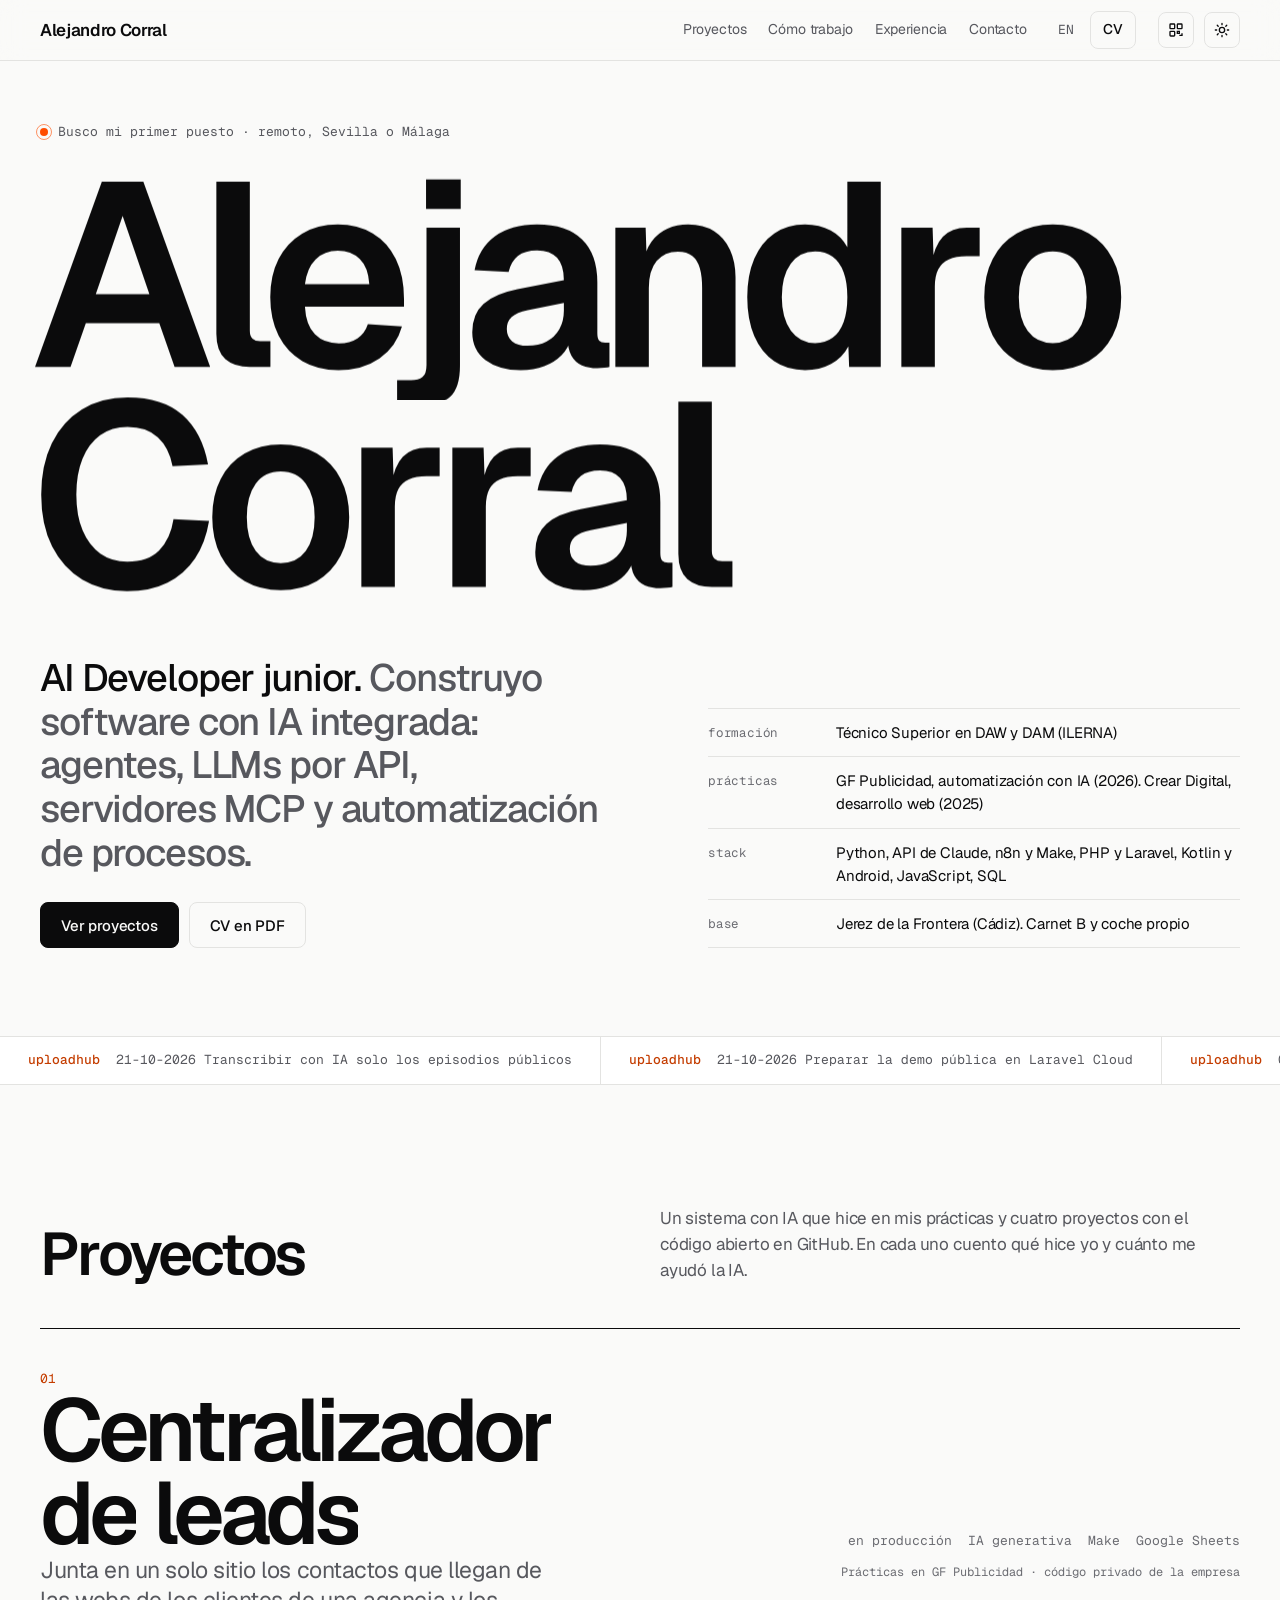
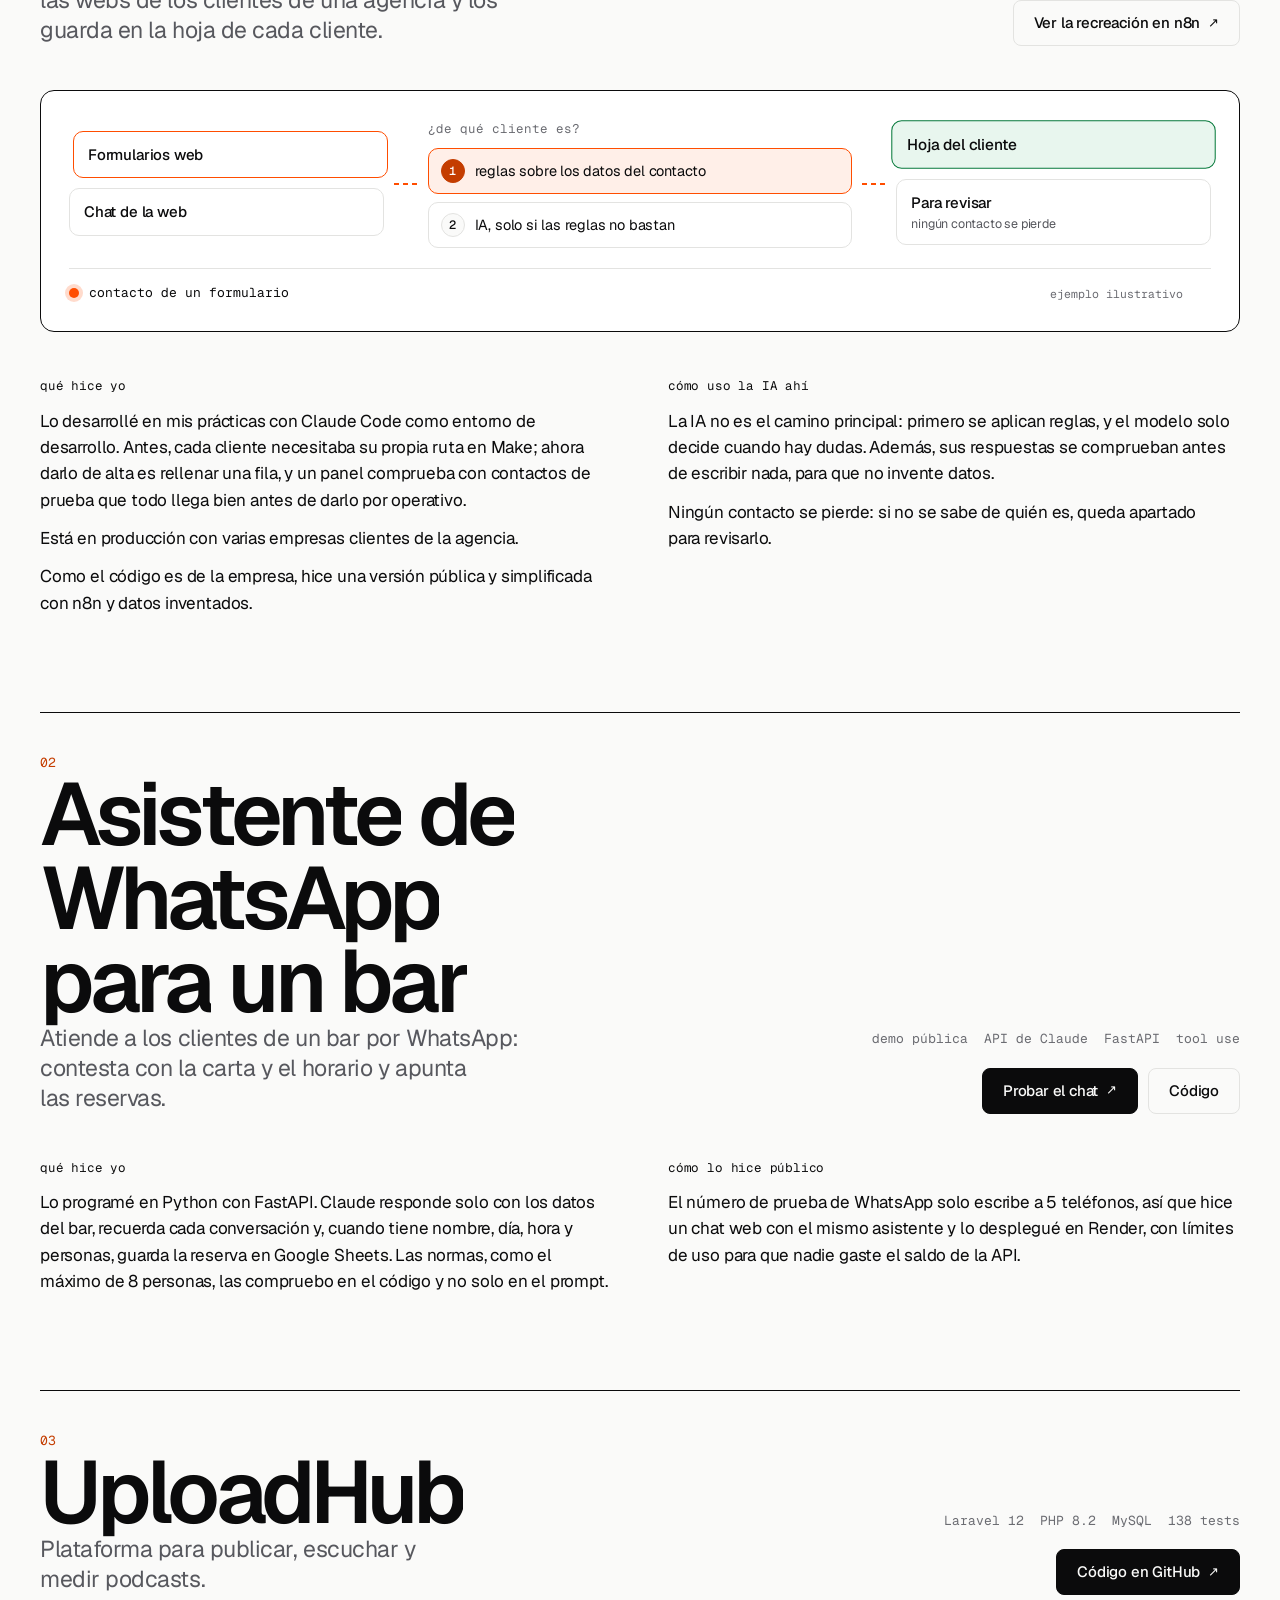
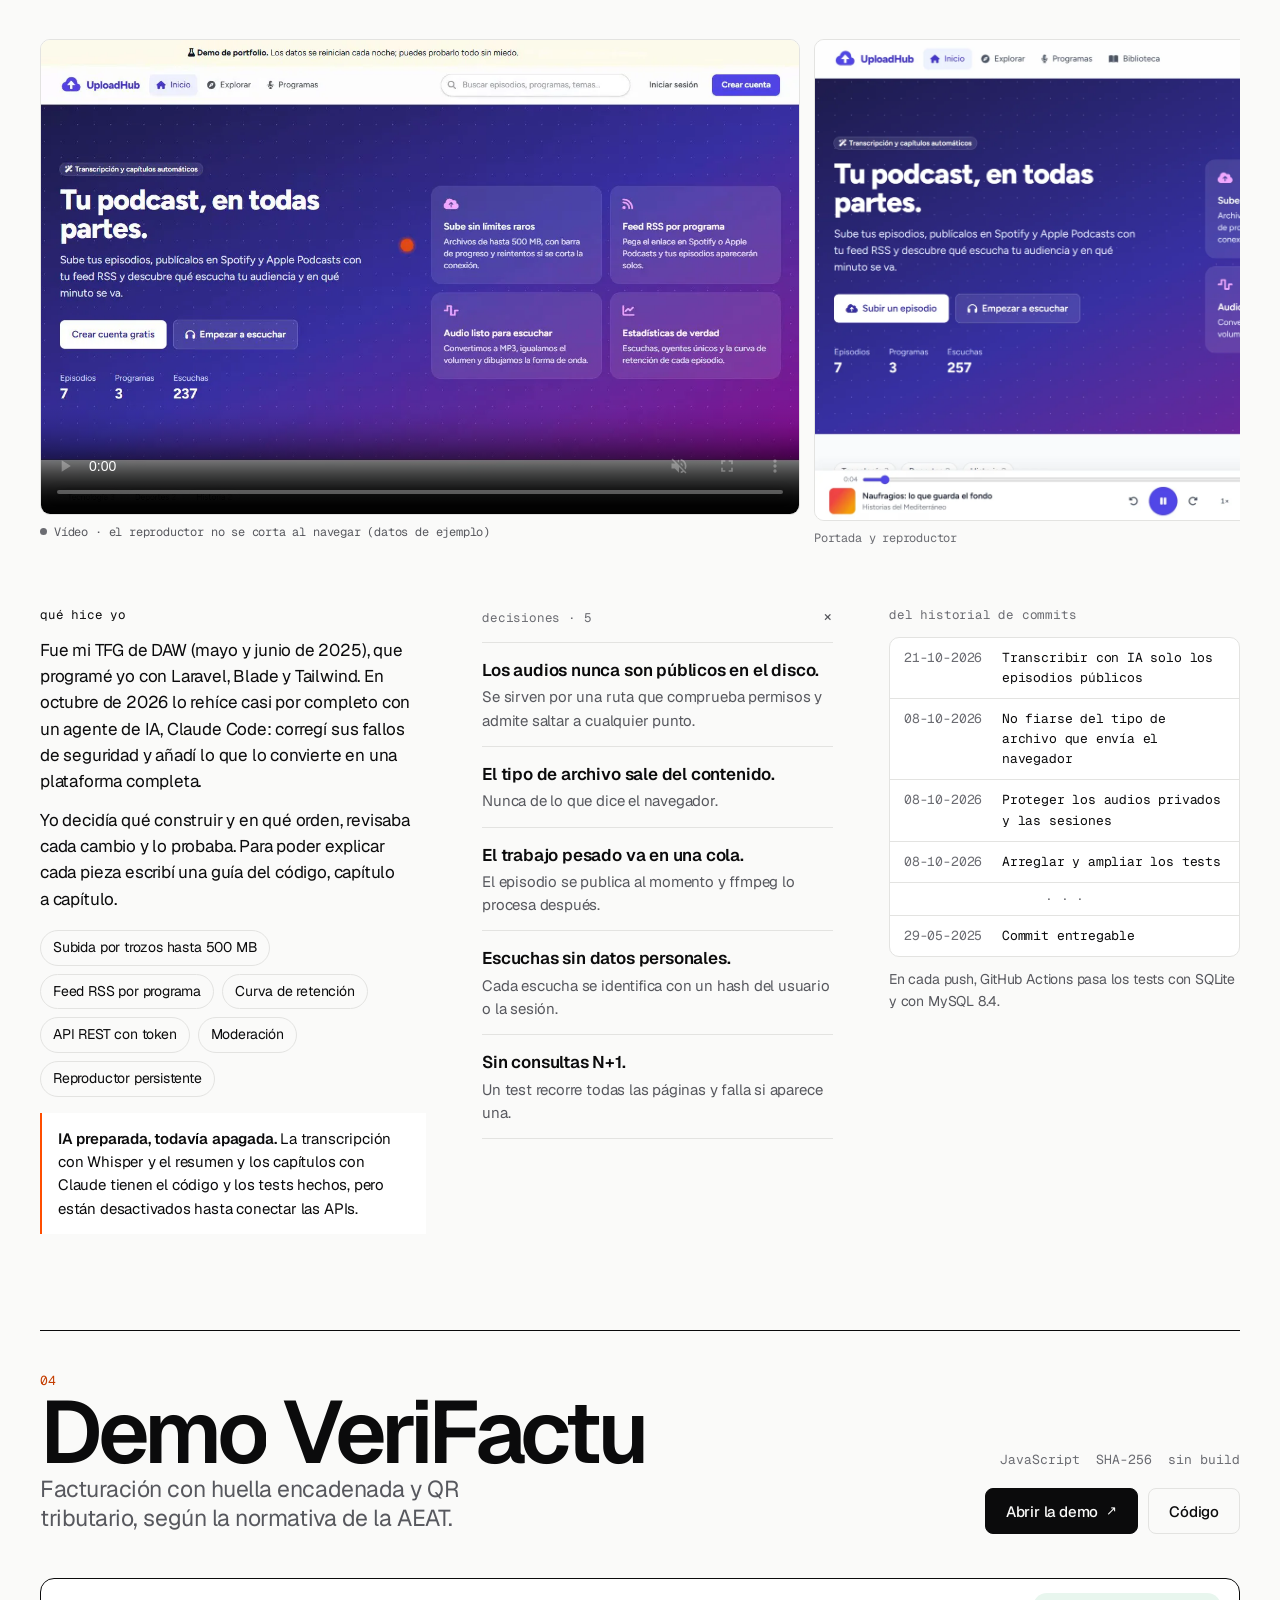
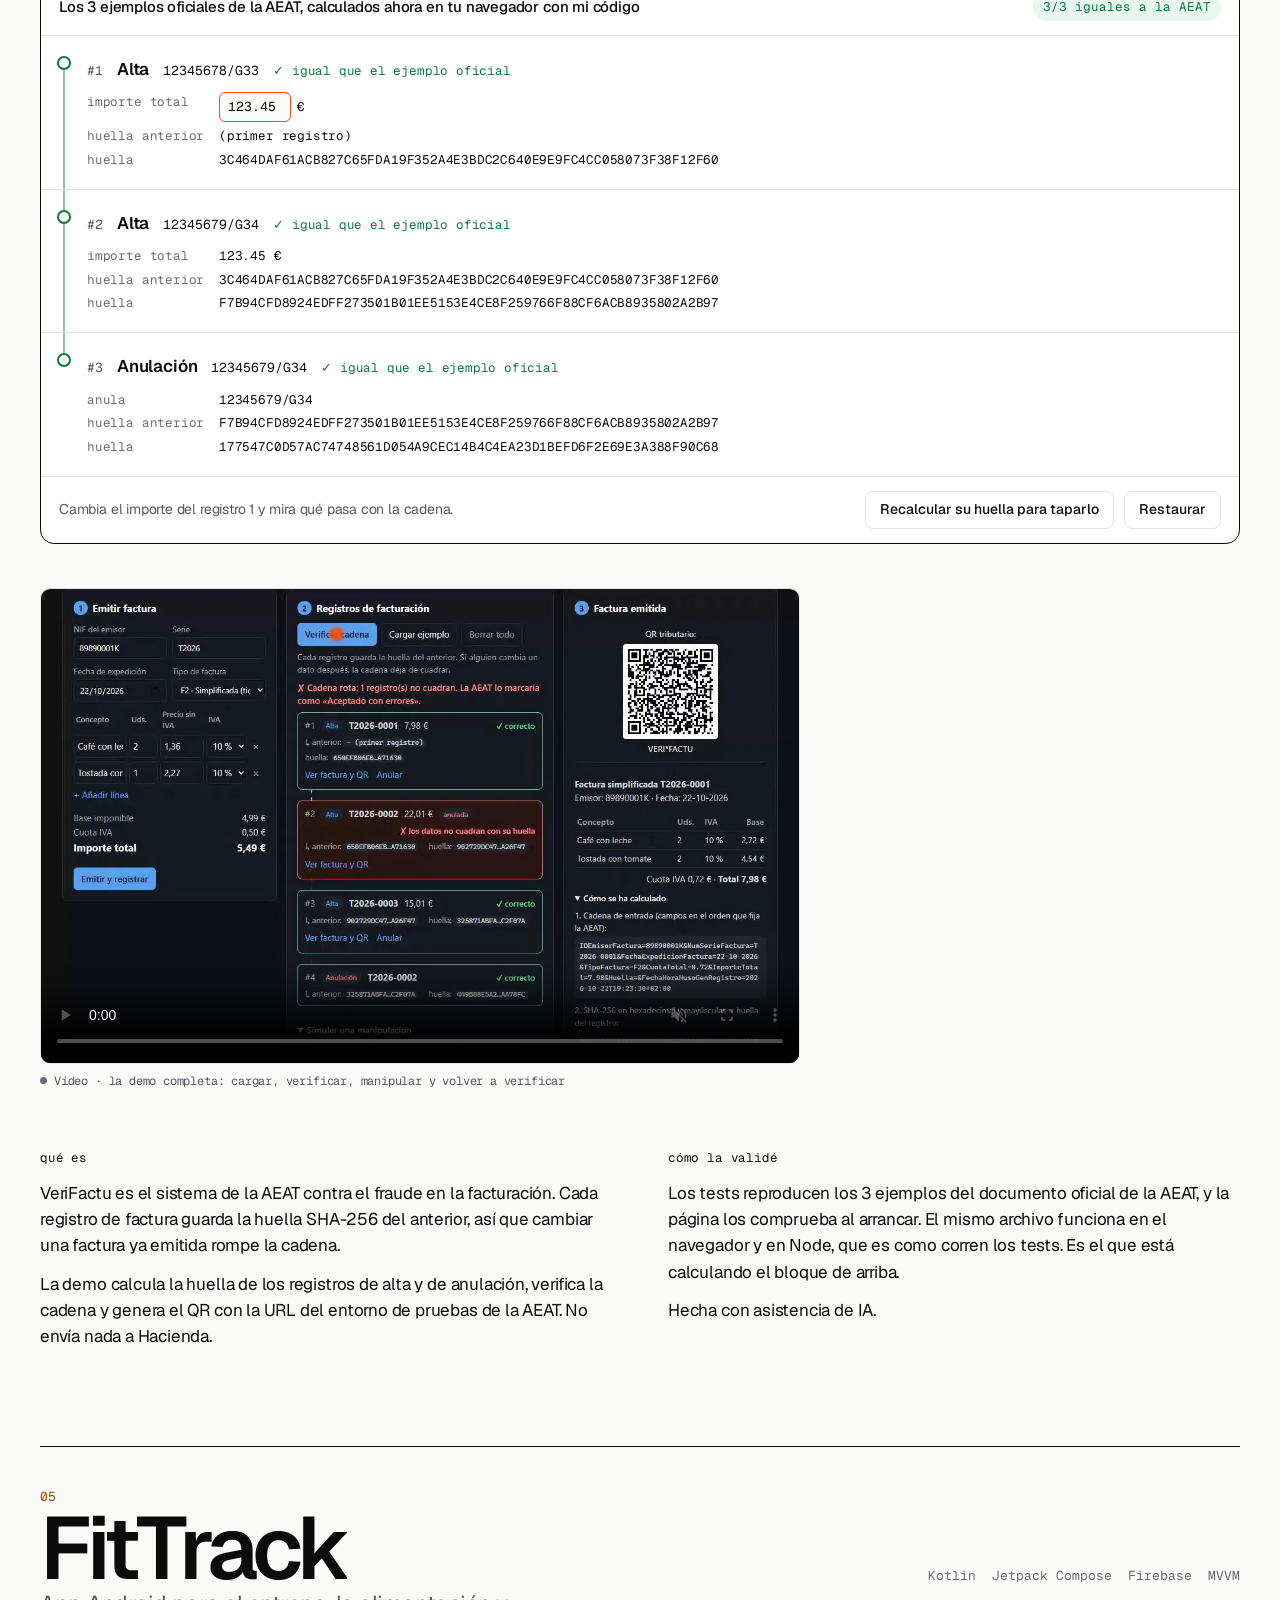
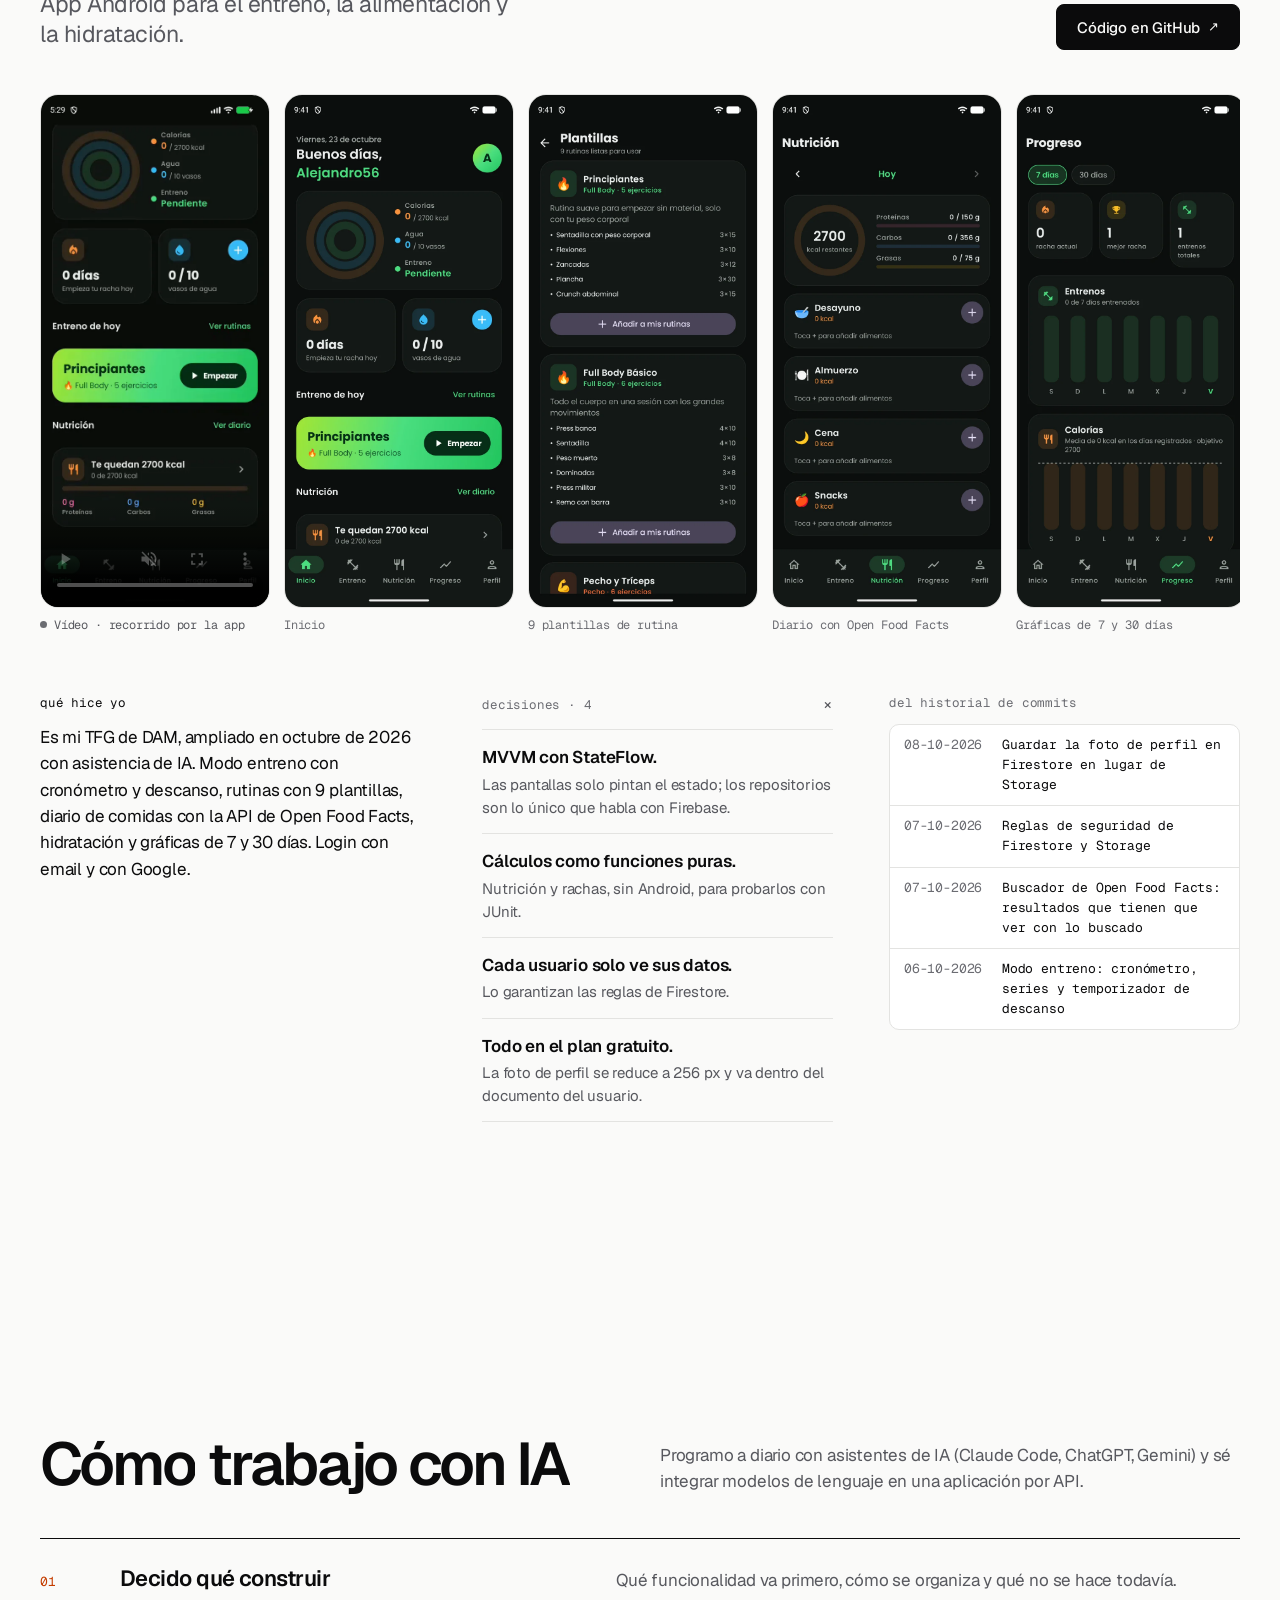
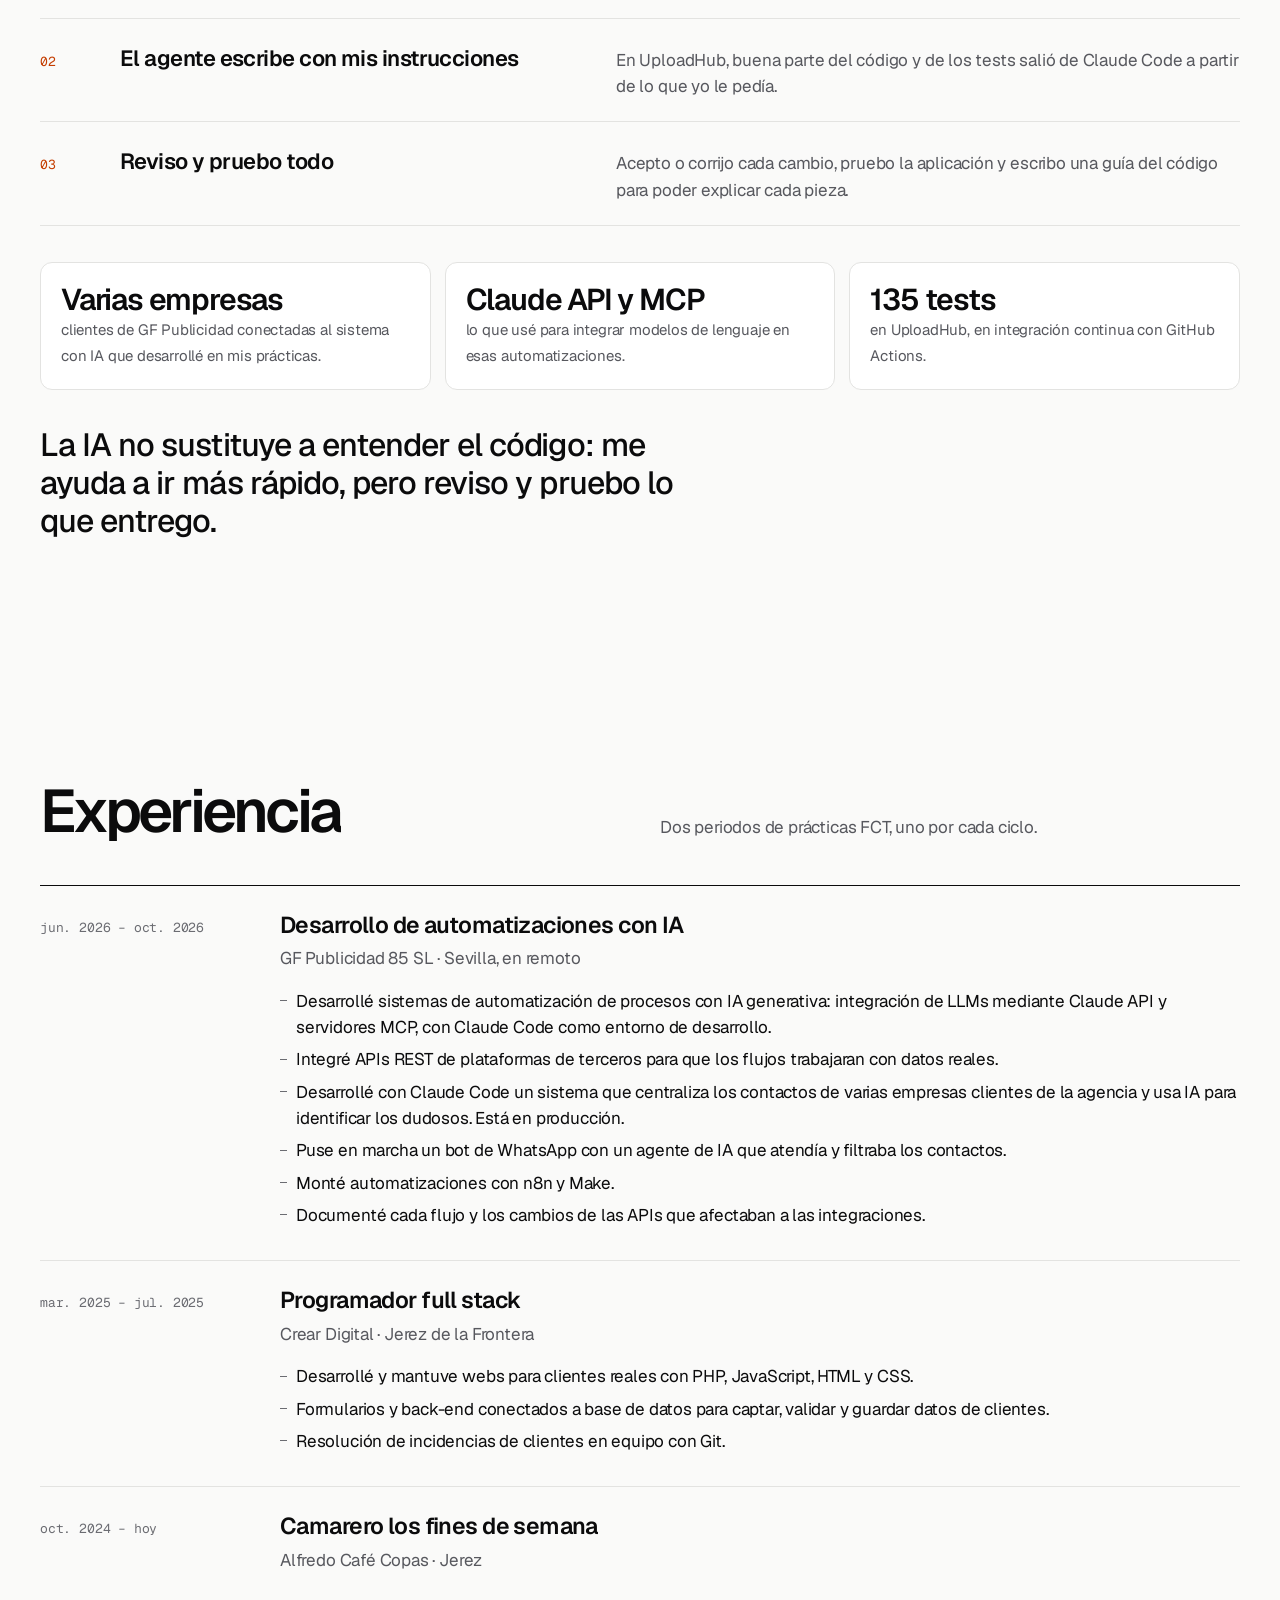
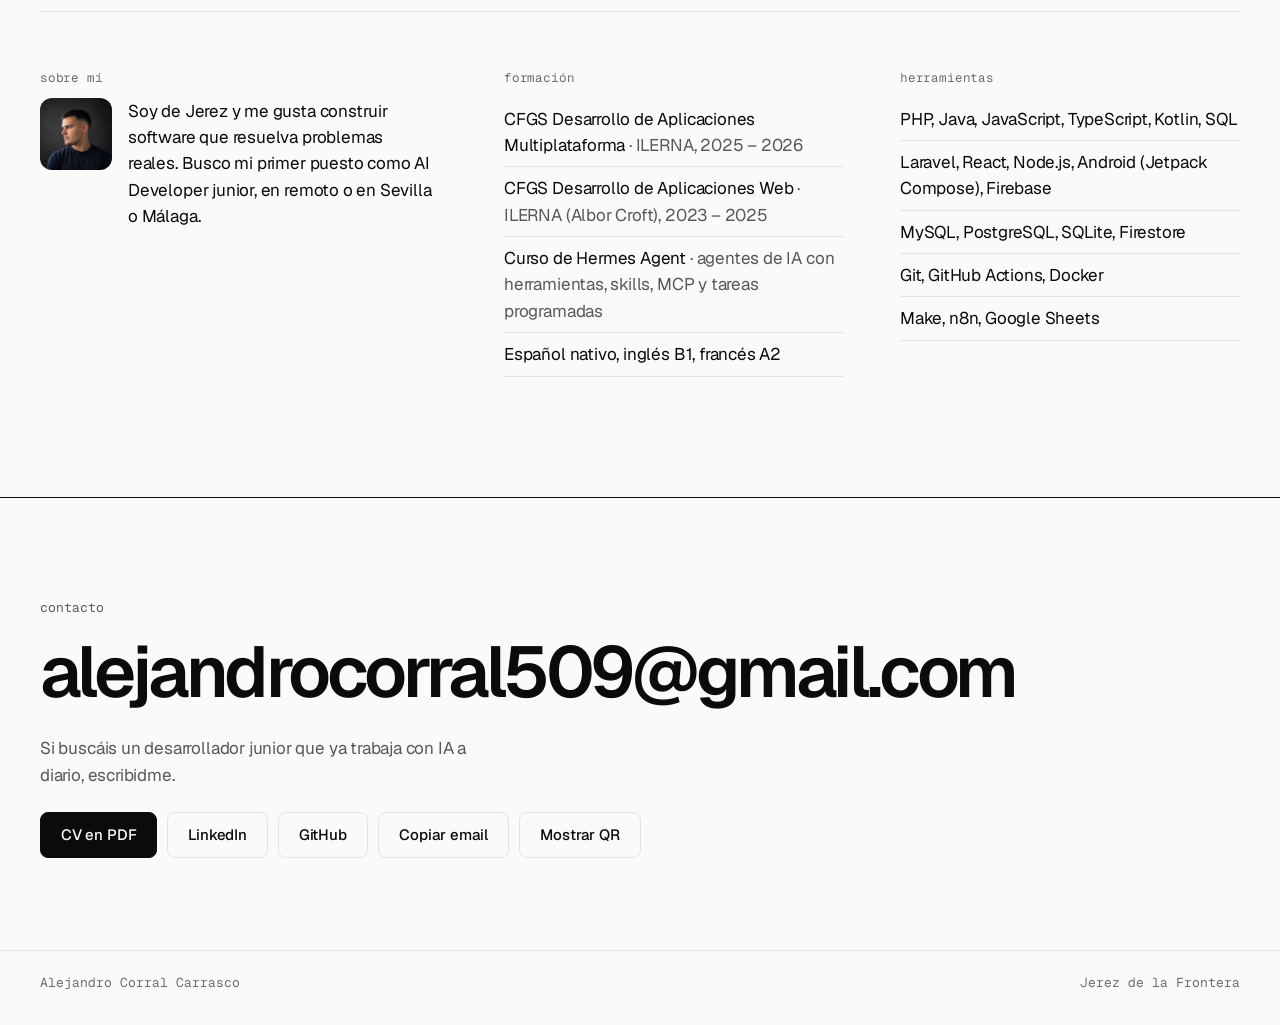
<file: index.html>
<!doctype html>
<html lang="es">
<head>
<meta charset="utf-8">
<meta name="viewport" content="width=device-width, initial-scale=1, viewport-fit=cover">
<title>Alejandro Corral · AI Developer junior</title>
<meta name="description" content="Alejandro Corral Carrasco, AI Developer junior (DAW + DAM) en Jerez de la Frontera: agentes, integración de LLMs por API, servidores MCP y automatización con IA.">
<link rel="canonical" href="https://alejandrocorral.es/">
<meta property="og:title" content="Alejandro Corral · AI Developer junior">
<meta property="og:description" content="Técnico Superior en DAW y DAM. Desarrollo software que integra IA generativa: LLMs por API, servidores MCP y automatización de procesos.">
<meta property="og:url" content="https://alejandrocorral.es/">
<meta property="og:type" content="website">
<meta property="og:image" content="https://alejandrocorral.es/assets/img/og-es.jpg">
<meta property="og:image:width" content="1200">
<meta property="og:image:height" content="630">
<meta property="og:image:alt" content="Alejandro Corral, AI Developer junior">
<meta property="og:locale" content="es_ES">
<meta property="og:locale:alternate" content="en_GB">
<meta name="twitter:card" content="summary_large_image">
<link rel="alternate" hreflang="es" href="https://alejandrocorral.es/">
<link rel="alternate" hreflang="en" href="https://alejandrocorral.es/en/">
<link rel="alternate" hreflang="x-default" href="https://alejandrocorral.es/">
<meta name="theme-color" content="#FAFAF9" media="(prefers-color-scheme: light)">
<meta name="theme-color" content="#0B0B0C" media="(prefers-color-scheme: dark)">
<link rel="icon" href="favicon.svg?v=2" type="image/svg+xml">
<link rel="icon" href="favicon-48.png?v=2" type="image/png" sizes="48x48">
<link rel="apple-touch-icon" href="apple-touch-icon.png?v=2">
<link rel="preload" href="assets/fonts/geist-latin.woff2" as="font" type="font/woff2" crossorigin>
<link rel="stylesheet" href="styles.css?v=20261023c">
<script>
  document.documentElement.classList.add("js");
  try { var t = localStorage.getItem("tema"); if (t === "light" || t === "dark") document.documentElement.dataset.theme = t; } catch (e) {}
</script>
<script type="application/ld+json">
{
  "@context": "https://schema.org",
  "@type": "Person",
  "name": "Alejandro Corral Carrasco",
  "jobTitle": "AI Developer junior",
  "url": "https://alejandrocorral.es/",
  "email": "mailto:alejandrocorral509@gmail.com",
  "address": { "@type": "PostalAddress", "addressLocality": "Jerez de la Frontera", "addressRegion": "Cádiz", "addressCountry": "ES" },
  "sameAs": ["https://www.linkedin.com/in/alejandro-corral-carrasco/", "https://github.com/alejandrocorral509"]
}
</script>
<script defer src="js/verifactu.js?v=20261023c"></script>
<script defer src="main.js?v=20261023c"></script>
</head>
<body data-goatcounter="">
<a class="skip" href="#trabajo">Saltar a los proyectos</a>
<div class="progress" aria-hidden="true"><span id="progress"></span></div>

<header class="top">
  <div class="wrap">
    <a class="me" href="#inicio">Alejandro Corral</a>
    <nav aria-label="Secciones">
      <a href="#trabajo">Proyectos</a>
      <a href="#proceso">Cómo trabajo</a>
      <a href="#experiencia">Experiencia</a>
      <a href="#contacto">Contacto</a>
    </nav>
    <a class="lang" href="en/" hreflang="en" lang="en" aria-label="See this website in English">EN</a>
    <a class="cv" href="cv.pdf" target="_blank" rel="noopener" data-goatcounter-click="cv-cabecera">CV</a>
    <button class="ibtn qr-open" type="button" aria-label="Mostrar el código QR de esta web">
      <svg viewBox="0 0 24 24" fill="none" stroke="currentColor" stroke-width="2" aria-hidden="true"><rect x="3" y="3" width="7" height="7" rx="1"/><rect x="14" y="3" width="7" height="7" rx="1"/><rect x="3" y="14" width="7" height="7" rx="1"/><path d="M14 14h3v3h-3zM20 14v.01M14 20h.01M17 20h4v-3"/></svg>
    </button>
    <button class="theme" type="button" aria-label="Cambiar entre modo claro y oscuro">
      <svg class="sun" viewBox="0 0 24 24" fill="none" stroke="currentColor" stroke-width="2" stroke-linecap="round" aria-hidden="true"><circle cx="12" cy="12" r="4"/><path d="M12 2v2M12 20v2M4.9 4.9l1.4 1.4M17.7 17.7l1.4 1.4M2 12h2M20 12h2M4.9 19.1l1.4-1.4M17.7 6.3l1.4-1.4"/></svg>
      <svg class="moon" viewBox="0 0 24 24" fill="none" stroke="currentColor" stroke-width="2" stroke-linecap="round" stroke-linejoin="round" aria-hidden="true"><path d="M21 12.8A9 9 0 1 1 11.2 3a7 7 0 0 0 9.8 9.8z"/></svg>
    </button>
  </div>
</header>

<main id="inicio">

  <!-- Portada -->
  <div class="hero wrap">
    <p class="status mono"><span class="dot" aria-hidden="true"></span>Busco mi primer puesto · remoto, Sevilla o Málaga</p>
    <h1 class="masthead" aria-label="Alejandro Corral">
      <span class="ln"><span>Alejandro</span></span>
      <span class="ln"><span>Corral</span></span>
    </h1>
    <div class="hero-grid">
      <div class="hero-main">
        <p class="claim">AI Developer junior. <em>Construyo software con IA integrada: agentes, LLMs por API, servidores MCP y automatización de procesos.</em></p>
        <div class="row">
          <a class="btn" href="#trabajo">Ver proyectos</a>
          <a class="btn line" href="cv.pdf" target="_blank" rel="noopener" data-goatcounter-click="cv-portada">CV en PDF</a>
        </div>
      </div>
      <dl class="facts">
        <div><dt>formación</dt><dd>Técnico Superior en DAW y DAM (ILERNA)</dd></div>
        <div><dt>prácticas</dt><dd>GF Publicidad, automatización con IA (2026). Crear Digital, desarrollo web (2025)</dd></div>
        <div><dt>stack</dt><dd>Python, API de Claude, n8n y Make, PHP y Laravel, Kotlin y Android, JavaScript, SQL</dd></div>
        <div><dt>base</dt><dd>Jerez de la Frontera (Cádiz). Carnet B y coche propio</dd></div>
      </dl>
    </div>
  </div>

  <!-- Cinta con commits reales de los repositorios -->
  <div class="ticker" aria-label="Últimos commits de mis repositorios">
    <div class="ticker-track">
      <ul class="ticker-list mono">
        <li><b>uploadhub</b> 21-10-2026 Transcribir con IA solo los episodios públicos</li>
        <li><b>uploadhub</b> 21-10-2026 Preparar la demo pública en Laravel Cloud</li>
        <li><b>uploadhub</b> 08-10-2026 No fiarse del tipo de archivo que envía el navegador</li>
        <li><b>fittrack</b> 08-10-2026 Guardar la foto de perfil en Firestore en lugar de Storage</li>
        <li><b>uploadhub</b> 08-10-2026 Proteger los audios privados y las sesiones</li>
        <li><b>fittrack</b> 07-10-2026 Reglas de seguridad de Firestore y Storage</li>
        <li><b>uploadhub</b> 08-10-2026 Arreglar y ampliar los tests</li>
        <li><b>fittrack</b> 06-10-2026 Progreso: gráficas de 7 y 30 días, medias y mejor racha</li>
        <li><b>uploadhub</b> 08-10-2026 Convertir UploadHub en una plataforma de podcasts completa</li>
        <li><b>fittrack</b> 06-10-2026 Modo entreno: cronómetro, series y temporizador de descanso</li>
      </ul>
    </div>
  </div>

  <!-- Proyectos -->
  <section id="trabajo" aria-labelledby="t-trabajo">
    <div class="wrap">
      <div class="sec-head">
        <h2 id="t-trabajo">Proyectos</h2>
        <p>Un sistema con IA que hice en mis prácticas y cuatro proyectos con el código abierto en GitHub. En cada uno cuento qué hice yo y cuánto me ayudó la IA.</p>
      </div>

      <!-- 01 Prácticas en GF Publicidad (descripción general; el código es de la empresa) -->
      <article class="case" aria-labelledby="c1">
        <div class="case-top">
          <div>
            <p class="case-num">01</p>
            <h3 id="c1">Centralizador de leads</h3>
            <p class="what">Junta en un solo sitio los contactos que llegan de las webs de los clientes de una agencia y los guarda en la hoja de cada cliente.</p>
          </div>
          <div class="side">
            <p class="meta mono"><span>en producción</span><span>IA generativa</span><span>Make</span><span>Google Sheets</span></p>
            <p class="private mono">Prácticas en GF Publicidad · código privado de la empresa</p>
            <div class="row"><a class="btn line" href="https://github.com/alejandrocorral509/demo-n8n-leads-ia" data-goatcounter-click="github-demo-n8n" target="_blank" rel="noopener">Ver la recreación en n8n <span class="ext" aria-hidden="true">↗</span></a></div>
          </div>
        </div>

        <!-- Diagrama animado y genérico: ejemplos ilustrativos -->
        <div class="flow" id="flow" data-in>
          <div class="flow-col flow-in">
            <span class="flow-src">Formularios web</span>
            <span class="flow-src">Chat de la web</span>
          </div>
          <div class="flow-col flow-who">
            <p class="flow-title mono">¿de qué cliente es?</p>
            <ol class="rules">
              <li data-rule="1"><b>1</b>reglas sobre los datos del contacto</li>
              <li data-rule="2" class="ai"><b>2</b>IA, solo si las reglas no bastan</li>
            </ol>
          </div>
          <div class="flow-col flow-out">
            <span class="flow-dest ok" data-dest="ok">Hoja del cliente</span>
            <span class="flow-dest unk" data-dest="unk">Para revisar<small>ningún contacto se pierde</small></span>
          </div>
          <p class="flow-lead mono" id="flow-lead" aria-live="off">contacto de un formulario</p>
          <p class="flow-note mono">ejemplo ilustrativo</p>
        </div>

        <div class="case-body">
          <div class="prose" data-in>
            <p class="block-title">qué hice yo</p>
            <p>Lo desarrollé en mis prácticas con Claude Code como entorno de desarrollo. Antes, cada cliente necesitaba su propia ruta en Make; ahora darlo de alta es rellenar una fila, y un panel comprueba con contactos de prueba que todo llega bien antes de darlo por operativo.</p>
            <p>Está en producción con varias empresas clientes de la agencia.</p>
            <p>Como el código es de la empresa, hice una versión pública y simplificada con n8n y datos inventados.</p>
          </div>
          <div class="prose" data-in>
            <p class="block-title">cómo uso la IA ahí</p>
            <p>La IA no es el camino principal: primero se aplican reglas, y el modelo solo decide cuando hay dudas. Además, sus respuestas se comprueban antes de escribir nada, para que no invente datos.</p>
            <p>Ningún contacto se pierde: si no se sabe de quién es, queda apartado para revisarlo.</p>
          </div>
        </div>
      </article>

      <!-- 02 Asistente de WhatsApp -->
      <article class="case" aria-labelledby="c2">
        <div class="case-top">
          <div>
            <p class="case-num">02</p>
            <h3 id="c2">Asistente de WhatsApp para un bar</h3>
            <p class="what">Atiende a los clientes de un bar por WhatsApp: contesta con la carta y el horario y apunta las reservas.</p>
          </div>
          <div class="side">
            <p class="meta mono"><span>demo pública</span><span>API de Claude</span><span>FastAPI</span><span>tool use</span></p>
            <div class="row">
              <a class="btn" href="https://asistente-bar-whatsapp.onrender.com/chat" data-goatcounter-click="demo-asistente" target="_blank" rel="noopener">Probar el chat <span class="ext" aria-hidden="true">↗</span></a>
              <a class="btn line" href="https://github.com/alejandrocorral509/asistente-bar-whatsapp" data-goatcounter-click="github-asistente" target="_blank" rel="noopener">Código</a>
            </div>
          </div>
        </div>

        <div class="case-body">
          <div class="prose" data-in>
            <p class="block-title">qué hice yo</p>
            <p>Lo programé en Python con FastAPI. Claude responde solo con los datos del bar, recuerda cada conversación y, cuando tiene nombre, día, hora y personas, guarda la reserva en Google Sheets. Las normas, como el máximo de 8 personas, las compruebo en el código y no solo en el prompt.</p>
          </div>
          <div class="prose" data-in>
            <p class="block-title">cómo lo hice público</p>
            <p>El número de prueba de WhatsApp solo escribe a 5 teléfonos, así que hice un chat web con el mismo asistente y lo desplegué en Render, con límites de uso para que nadie gaste el saldo de la API.</p>
          </div>
        </div>
      </article>

      <!-- 03 UploadHub -->
      <article class="case" aria-labelledby="c3">
        <div class="case-top">
          <div>
            <p class="case-num">03</p>
            <h3 id="c3">UploadHub</h3>
            <p class="what">Plataforma para publicar, escuchar y medir podcasts.</p>
          </div>
          <div class="side">
            <p class="meta mono"><span>Laravel 12</span><span>PHP 8.2</span><span>MySQL</span><span>138 tests</span></p>
            <div class="row"><a class="btn" href="https://github.com/alejandrocorral509/uploadhub" data-goatcounter-click="github-uploadhub" target="_blank" rel="noopener">Código en GitHub <span class="ext" aria-hidden="true">↗</span></a></div>
          </div>
        </div>

        <div class="strip web" data-in>
          <figure class="vid"><video src="assets/video/uploadhub.mp4" poster="assets/video/uploadhub-poster.webp" muted loop playsinline preload="none" width="1280" height="800" aria-label="Vídeo de UploadHub: se reproduce un episodio y el reproductor sigue sonando al navegar; al final, la curva de retención"></video><figcaption>Vídeo · el reproductor no se corta al navegar (datos de ejemplo)</figcaption></figure>
          <figure><button type="button" data-zoom><img src="assets/img/uploadhub-portada.webp" alt="Portada de UploadHub con el reproductor abajo" width="1600" height="1012"></button><figcaption>Portada y reproductor</figcaption></figure>
          <figure><button type="button" data-zoom><img src="assets/img/uploadhub-estadisticas.webp" alt="Estadísticas de un episodio con la curva de retención" width="1600" height="1012" loading="lazy" decoding="async"></button><figcaption>Curva de retención de un episodio</figcaption></figure>
          <figure><button type="button" data-zoom><img src="assets/img/uploadhub-episodio.webp" alt="Página de un episodio" width="1600" height="1012" loading="lazy" decoding="async"></button><figcaption>Página de episodio</figcaption></figure>
          <figure><button type="button" data-zoom><img src="assets/img/uploadhub-programa.webp" alt="Página de un programa con suscripción y feed RSS" width="1600" height="1012" loading="lazy" decoding="async"></button><figcaption>Programa con feed RSS</figcaption></figure>
        </div>

        <div class="case-body three">
          <div class="prose" data-in>
            <p class="block-title">qué hice yo</p>
            <p>Fue mi TFG de DAW (mayo y junio de 2025), que programé yo con Laravel, Blade y Tailwind. En octubre de 2026 lo rehíce casi por completo con un agente de IA, Claude Code: corregí sus fallos de seguridad y añadí lo que lo convierte en una plataforma completa.</p>
            <p>Yo decidía qué construir y en qué orden, revisaba cada cambio y lo probaba. Para poder explicar cada pieza escribí una guía del código, capítulo a capítulo.</p>
            <ul class="feature-list" style="margin-top:18px">
              <li>Subida por trozos hasta 500 MB</li><li>Feed RSS por programa</li><li>Curva de retención</li><li>API REST con token</li><li>Moderación</li><li>Reproductor persistente</li>
            </ul>
            <p class="note"><b>IA preparada, todavía apagada.</b> La transcripción con Whisper y el resumen y los capítulos con Claude tienen el código y los tests hechos, pero están desactivados hasta conectar las APIs.</p>
          </div>
          <details class="more" open data-in>
            <summary class="block-title">decisiones · 5</summary>
            <ul class="decisions">
              <li><b>Los audios nunca son públicos en el disco.</b><span>Se sirven por una ruta que comprueba permisos y admite saltar a cualquier punto.</span></li>
              <li><b>El tipo de archivo sale del contenido.</b><span>Nunca de lo que dice el navegador.</span></li>
              <li><b>El trabajo pesado va en una cola.</b><span>El episodio se publica al momento y ffmpeg lo procesa después.</span></li>
              <li><b>Escuchas sin datos personales.</b><span>Cada escucha se identifica con un hash del usuario o la sesión.</span></li>
              <li><b>Sin consultas N+1.</b><span>Un test recorre todas las páginas y falla si aparece una.</span></li>
            </ul>
          </details>
          <div class="commits" data-in>
            <p class="block-title">del historial de commits</p>
            <ol class="log">
              <li><time datetime="2026-10-21">21-10-2026</time><span>Transcribir con IA solo los episodios públicos</span></li>
              <li><time datetime="2026-10-08">08-10-2026</time><span>No fiarse del tipo de archivo que envía el navegador</span></li>
              <li><time datetime="2026-10-08">08-10-2026</time><span>Proteger los audios privados y las sesiones</span></li>
              <li><time datetime="2026-10-08">08-10-2026</time><span>Arreglar y ampliar los tests</span></li>
              <li class="gap">· · ·</li>
              <li><time datetime="2025-05-29">29-05-2025</time><span>Commit entregable</span></li>
            </ol>
            <p class="muted" style="font-size:14px;margin-top:12px">En cada push, GitHub Actions pasa los tests con SQLite y con MySQL 8.4.</p>
          </div>
        </div>
      </article>

      <!-- 04 VeriFactu -->
      <article class="case" aria-labelledby="c4">
        <div class="case-top">
          <div>
            <p class="case-num">04</p>
            <h3 id="c4">Demo VeriFactu</h3>
            <p class="what">Facturación con huella encadenada y QR tributario, según la normativa de la AEAT.</p>
          </div>
          <div class="side">
            <p class="meta mono"><span>JavaScript</span><span>SHA-256</span><span>sin build</span></p>
            <div class="row">
              <a class="btn" href="https://alejandrocorral509.github.io/verifactu-demo/" data-goatcounter-click="demo-verifactu" target="_blank" rel="noopener">Abrir la demo <span class="ext" aria-hidden="true">↗</span></a>
              <a class="btn line" href="https://github.com/alejandrocorral509/verifactu-demo" data-goatcounter-click="github-verifactu" target="_blank" rel="noopener">Código</a>
            </div>
          </div>
        </div>

        <div class="lab" id="lab" data-in>
          <div class="lab-head">
            <p>Los 3 ejemplos oficiales de la AEAT, calculados ahora en tu navegador con mi código</p>
            <span class="lab-state mono" id="lab-state" aria-live="polite">calculando…</span>
          </div>
          <div class="regs" id="regs">
            <noscript><p class="muted">Activa JavaScript para ver el cálculo en vivo, o abre la demo.</p></noscript>
          </div>
          <div class="lab-foot">
            <p class="muted" id="lab-hint">Cambia el importe del registro 1 y mira qué pasa con la cadena.</p>
            <button class="btn line" type="button" id="lab-cover" hidden>Recalcular su huella para taparlo</button>
            <button class="btn line" type="button" id="lab-reset" hidden>Restaurar</button>
          </div>
        </div>

        <div class="strip web" data-in>
          <figure class="vid"><video src="assets/video/verifactu.mp4" poster="assets/video/verifactu-poster.webp" muted loop playsinline preload="none" width="1280" height="800" aria-label="Vídeo de la demo VeriFactu: se carga el ejemplo, se verifica la cadena, se rebaja el importe del registro 2 y la cadena se rompe"></video><figcaption>Vídeo · la demo completa: cargar, verificar, manipular y volver a verificar</figcaption></figure>
        </div>

        <div class="case-body">
          <div class="prose" data-in>
            <p class="block-title">qué es</p>
            <p>VeriFactu es el sistema de la AEAT contra el fraude en la facturación. Cada registro de factura guarda la huella SHA-256 del anterior, así que cambiar una factura ya emitida rompe la cadena.</p>
            <p>La demo calcula la huella de los registros de alta y de anulación, verifica la cadena y genera el QR con la URL del entorno de pruebas de la AEAT. No envía nada a Hacienda.</p>
          </div>
          <div class="prose" data-in>
            <p class="block-title">cómo la validé</p>
            <p>Los tests reproducen los 3 ejemplos del documento oficial de la AEAT, y la página los comprueba al arrancar. El mismo archivo funciona en el navegador y en Node, que es como corren los tests. Es el que está calculando el bloque de arriba.</p>
            <p>Hecha con asistencia de IA.</p>
          </div>
        </div>
      </article>

      <!-- 05 FitTrack -->
      <article class="case" aria-labelledby="c5">
        <div class="case-top">
          <div>
            <p class="case-num">05</p>
            <h3 id="c5">FitTrack</h3>
            <p class="what">App Android para el entreno, la alimentación y la hidratación.</p>
          </div>
          <div class="side">
            <p class="meta mono"><span>Kotlin</span><span>Jetpack Compose</span><span>Firebase</span><span>MVVM</span></p>
            <div class="row"><a class="btn" href="https://github.com/alejandrocorral509/FitTrackProyect" data-goatcounter-click="github-fittrack" target="_blank" rel="noopener">Código en GitHub <span class="ext" aria-hidden="true">↗</span></a></div>
          </div>
        </div>

        <div class="strip phone" data-in>
          <figure class="vid"><video src="assets/video/fittrack.mp4" poster="assets/video/fittrack-poster.webp" muted loop playsinline preload="none" width="540" height="1212" aria-label="Vídeo de FitTrack: recorrido por Inicio, Entreno, Nutrición y Progreso"></video><figcaption>Vídeo · recorrido por la app</figcaption></figure>
          <figure><button type="button" data-zoom><img src="assets/img/fittrack-inicio.webp" alt="Inicio de FitTrack en modo oscuro" width="720" height="1616" loading="lazy" decoding="async"></button><figcaption>Inicio</figcaption></figure>
          <figure><button type="button" data-zoom><img src="assets/img/fittrack-plantillas.webp" alt="Plantillas de rutina" width="720" height="1616" loading="lazy" decoding="async"></button><figcaption>9 plantillas de rutina</figcaption></figure>
          <figure><button type="button" data-zoom><img src="assets/img/fittrack-nutricion.webp" alt="Diario de comidas" width="720" height="1616" loading="lazy" decoding="async"></button><figcaption>Diario con Open Food Facts</figcaption></figure>
          <figure><button type="button" data-zoom><img src="assets/img/fittrack-progreso.webp" alt="Gráficas de progreso" width="720" height="1616" loading="lazy" decoding="async"></button><figcaption>Gráficas de 7 y 30 días</figcaption></figure>
          <figure><button type="button" data-zoom><img src="assets/img/fittrack-agua.webp" alt="Registro de hidratación" width="720" height="1616" loading="lazy" decoding="async"></button><figcaption>Hidratación</figcaption></figure>
          <figure><button type="button" data-zoom><img src="assets/img/fittrack-inicio-claro.webp" alt="Inicio de FitTrack en modo claro" width="720" height="1616" loading="lazy" decoding="async"></button><figcaption>Modo claro</figcaption></figure>
        </div>

        <div class="case-body three">
          <div class="prose" data-in>
            <p class="block-title">qué hice yo</p>
            <p>Es mi TFG de DAM, ampliado en octubre de 2026 con asistencia de IA. Modo entreno con cronómetro y descanso, rutinas con 9 plantillas, diario de comidas con la API de Open Food Facts, hidratación y gráficas de 7 y 30 días. Login con email y con Google.</p>
          </div>
          <details class="more" open data-in>
            <summary class="block-title">decisiones · 4</summary>
            <ul class="decisions">
              <li><b>MVVM con StateFlow.</b><span>Las pantallas solo pintan el estado; los repositorios son lo único que habla con Firebase.</span></li>
              <li><b>Cálculos como funciones puras.</b><span>Nutrición y rachas, sin Android, para probarlos con JUnit.</span></li>
              <li><b>Cada usuario solo ve sus datos.</b><span>Lo garantizan las reglas de Firestore.</span></li>
              <li><b>Todo en el plan gratuito.</b><span>La foto de perfil se reduce a 256 px y va dentro del documento del usuario.</span></li>
            </ul>
          </details>
          <div class="commits" data-in>
            <p class="block-title">del historial de commits</p>
            <ol class="log">
              <li><time datetime="2026-10-08">08-10-2026</time><span>Guardar la foto de perfil en Firestore en lugar de Storage</span></li>
              <li><time datetime="2026-10-07">07-10-2026</time><span>Reglas de seguridad de Firestore y Storage</span></li>
              <li><time datetime="2026-10-07">07-10-2026</time><span>Buscador de Open Food Facts: resultados que tienen que ver con lo buscado</span></li>
              <li><time datetime="2026-10-06">06-10-2026</time><span>Modo entreno: cronómetro, series y temporizador de descanso</span></li>
            </ol>
          </div>
        </div>
      </article>
    </div>
  </section>

  <!-- Cómo trabajo con IA -->
  <section id="proceso" aria-labelledby="t-proceso">
    <div class="wrap">
      <div class="sec-head">
        <h2 id="t-proceso">Cómo trabajo con IA</h2>
        <p>Programo a diario con asistentes de IA (Claude Code, ChatGPT, Gemini) y sé integrar modelos de lenguaje en una aplicación por API.</p>
      </div>
      <ol class="steps">
        <li data-in><h3>Decido qué construir</h3><p>Qué funcionalidad va primero, cómo se organiza y qué no se hace todavía.</p></li>
        <li data-in><h3>El agente escribe con mis instrucciones</h3><p>En UploadHub, buena parte del código y de los tests salió de Claude Code a partir de lo que yo le pedía.</p></li>
        <li data-in><h3>Reviso y pruebo todo</h3><p>Acepto o corrijo cada cambio, pruebo la aplicación y escribo una guía del código para poder explicar cada pieza.</p></li>
      </ol>
      <div class="proof">
        <div data-in><b>Varias empresas</b><span>clientes de GF Publicidad conectadas al sistema con IA que desarrollé en mis prácticas.</span></div>
        <div data-in><b>Claude API y MCP</b><span>lo que usé para integrar modelos de lenguaje en esas automatizaciones.</span></div>
        <div data-in><b><span data-count="138">138</span> tests</b><span>en UploadHub, en integración continua con GitHub Actions.</span></div>
      </div>
      <p class="quote" data-in>La IA no sustituye a entender el código: me ayuda a ir más rápido, pero reviso y pruebo lo que entrego.</p>
    </div>
  </section>

  <!-- Experiencia -->
  <section id="experiencia" aria-labelledby="t-experiencia">
    <div class="wrap">
      <div class="sec-head">
        <h2 id="t-experiencia">Experiencia</h2>
        <p>Dos periodos de prácticas FCT, uno por cada ciclo.</p>
      </div>
      <ol class="jobs">
        <li class="job" data-in>
          <time>jun. 2026 – oct. 2026</time>
          <h3>Desarrollo de automatizaciones con IA</h3>
          <p class="org">GF Publicidad 85 SL · Sevilla, en remoto</p>
          <ul>
            <li>Desarrollé sistemas de automatización de procesos con IA generativa: integración de LLMs mediante Claude API y servidores MCP, con Claude Code como entorno de desarrollo.</li>
            <li>Integré APIs REST de plataformas de terceros para que los flujos trabajaran con datos reales.</li>
            <li>Desarrollé con Claude Code un sistema que centraliza los contactos de varias empresas clientes de la agencia y usa IA para identificar los dudosos. Está en producción.</li>
            <li>Puse en marcha un bot de WhatsApp con un agente de IA que atendía y filtraba los contactos.</li>
            <li>Monté automatizaciones con n8n y Make.</li>
            <li>Documenté cada flujo y los cambios de las APIs que afectaban a las integraciones.</li>
          </ul>
        </li>
        <li class="job" data-in>
          <time>mar. 2025 – jul. 2025</time>
          <h3>Programador full stack</h3>
          <p class="org">Crear Digital · Jerez de la Frontera</p>
          <ul>
            <li>Desarrollé y mantuve webs para clientes reales con PHP, JavaScript, HTML y CSS.</li>
            <li>Formularios y back-end conectados a base de datos para captar, validar y guardar datos de clientes.</li>
            <li>Resolución de incidencias de clientes en equipo con Git.</li>
          </ul>
        </li>
        <li class="job" data-in>
          <time>oct. 2024 – hoy</time>
          <h3>Camarero los fines de semana</h3>
          <p class="org">Alfredo Café Copas · Jerez</p>
        </li>
      </ol>

      <div class="facts-grid">
        <div data-in>
          <h3>sobre mí</h3>
          <div class="about">
            <img src="assets/img/foto.webp" alt="Alejandro Corral Carrasco" width="72" height="72" loading="lazy" decoding="async">
            <p>Soy de Jerez y me gusta construir software que resuelva problemas reales. Busco mi primer puesto como AI Developer junior, en remoto o en Sevilla o Málaga.</p>
          </div>
        </div>
        <div data-in>
          <h3>formación</h3>
          <ul>
            <li>CFGS Desarrollo de Aplicaciones Multiplataforma <span>· ILERNA, 2025 – 2026</span></li>
            <li>CFGS Desarrollo de Aplicaciones Web <span>· ILERNA (Albor Croft), 2023 – 2025</span></li>
            <li>Curso de Hermes Agent <span>· agentes de IA con herramientas, skills, MCP y tareas programadas</span></li>
            <li>Español nativo, inglés B1, francés A2</li>
          </ul>
        </div>
        <div data-in>
          <h3>herramientas</h3>
          <ul>
            <li>PHP, Java, JavaScript, TypeScript, Kotlin, SQL</li>
            <li>Laravel, React, Node.js, Android (Jetpack Compose), Firebase</li>
            <li>MySQL, PostgreSQL, SQLite, Firestore</li>
            <li>Git, GitHub Actions, Docker</li>
            <li>Make, n8n, Google Sheets</li>
          </ul>
        </div>
      </div>
    </div>
  </section>

  <!-- Contacto -->
  <section class="contact" id="contacto" aria-labelledby="t-contacto">
    <div class="wrap">
      <h2 class="mono muted" id="t-contacto" style="font-weight:400">contacto</h2>
      <a class="mail" href="mailto:alejandrocorral509@gmail.com" data-goatcounter-click="email">alejandrocorral509<wbr>@gmail.com</a>
      <p>Si buscáis un desarrollador junior que ya trabaja con IA a diario, escribidme.</p>
      <div class="row" style="margin-top:24px">
        <a class="btn" href="cv.pdf" target="_blank" rel="noopener" data-goatcounter-click="cv-contacto">CV en PDF</a>
        <a class="btn line" href="https://www.linkedin.com/in/alejandro-corral-carrasco/" data-goatcounter-click="linkedin" target="_blank" rel="noopener">LinkedIn</a>
        <a class="btn line" href="https://github.com/alejandrocorral509" data-goatcounter-click="github-perfil" target="_blank" rel="noopener">GitHub</a>
        <button class="btn line" type="button" id="copy" hidden>Copiar email</button>
        <button class="btn line qr-open" type="button">Mostrar QR</button>
      </div>
      <p class="copied" id="copied" aria-live="polite"></p>
    </div>
  </section>
</main>

<footer>
  <div class="wrap mono"><span>Alejandro Corral Carrasco</span><span>Jerez de la Frontera</span></div>
</footer>

<dialog id="qr" class="qr-dialog" aria-label="Código QR de esta web">
  <img src="assets/img/qr.svg" alt="Código QR que abre alejandrocorral.es" width="300" height="300">
  <p class="mono">alejandrocorral.es</p>
  <button class="btn" type="button" data-close>Cerrar</button>
</dialog>

<dialog id="visor" aria-label="Captura ampliada">
  <button class="close" type="button" aria-label="Cerrar">
    <svg width="18" height="18" viewBox="0 0 24 24" fill="none" stroke="currentColor" stroke-width="2" stroke-linecap="round" aria-hidden="true"><path d="M6 6l12 12M18 6L6 18"/></svg>
  </button>
  <p></p>
</dialog>
</body>
</html>
</file>
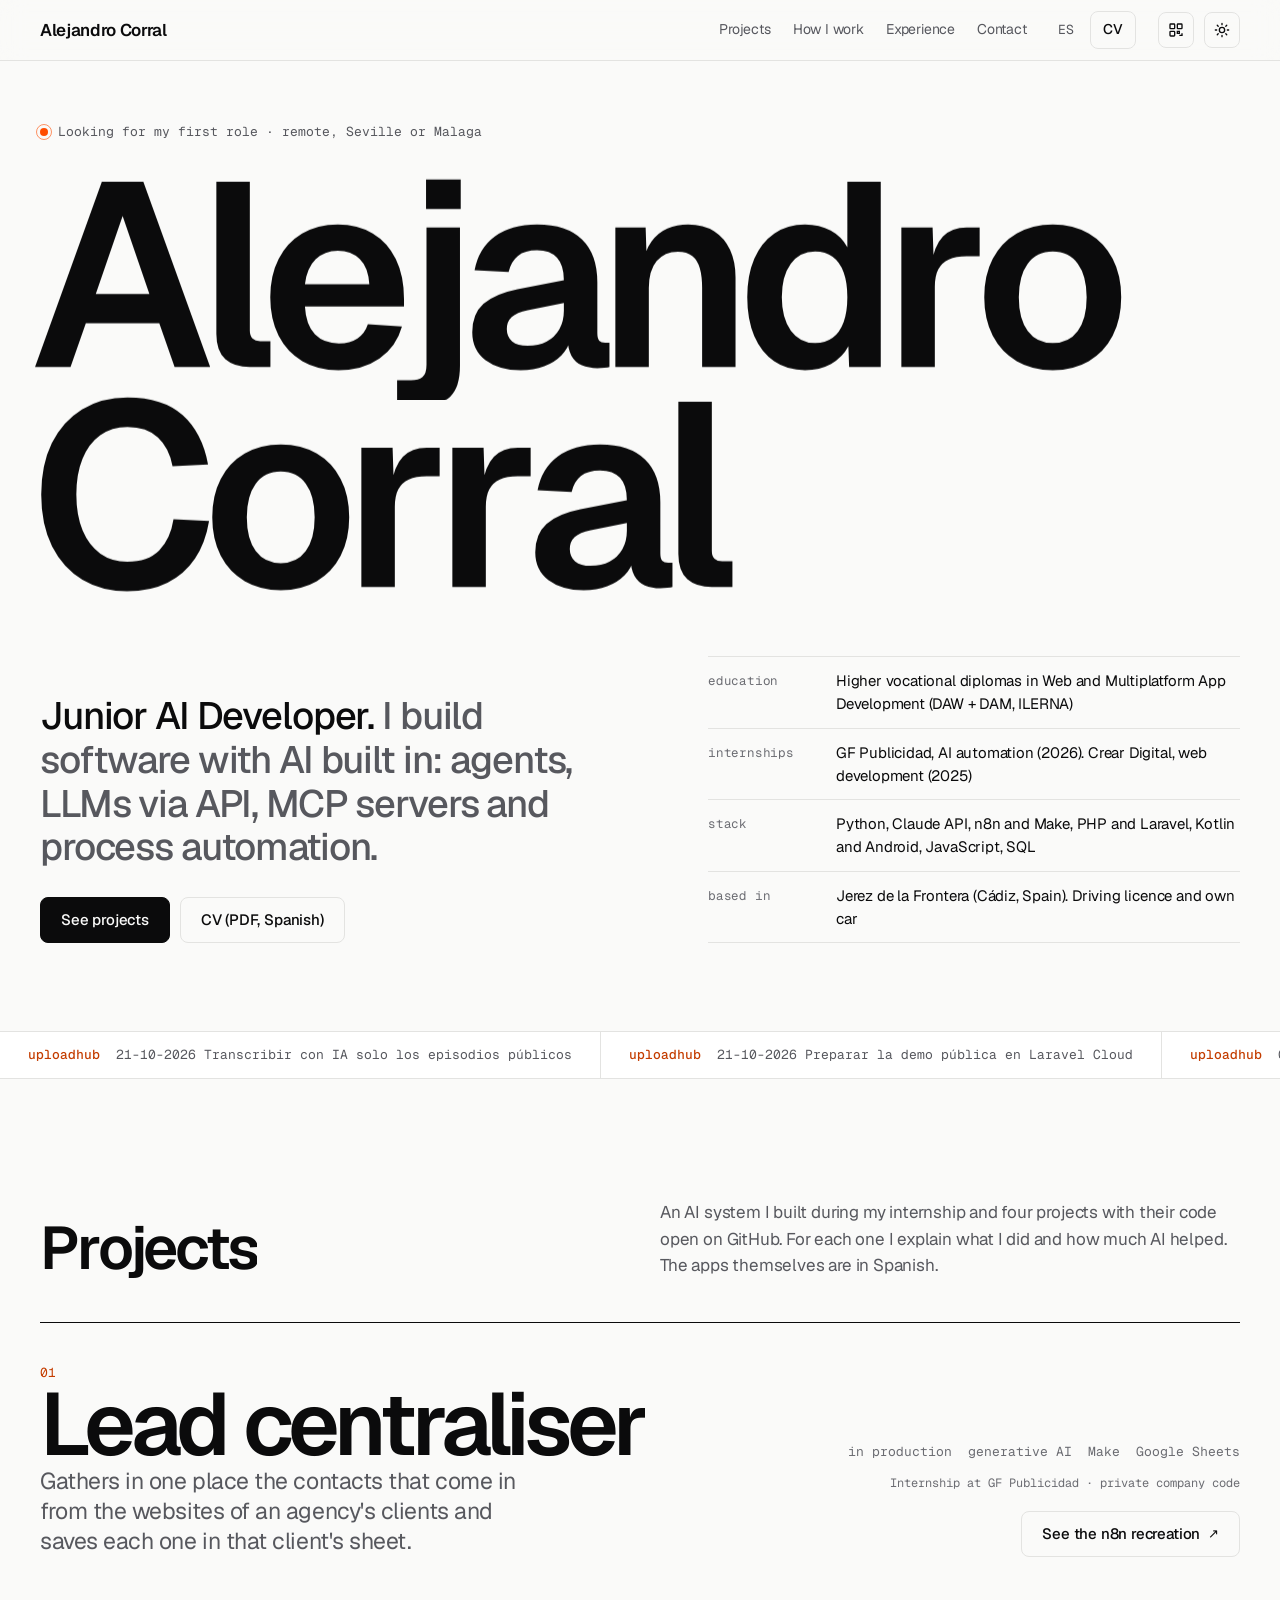
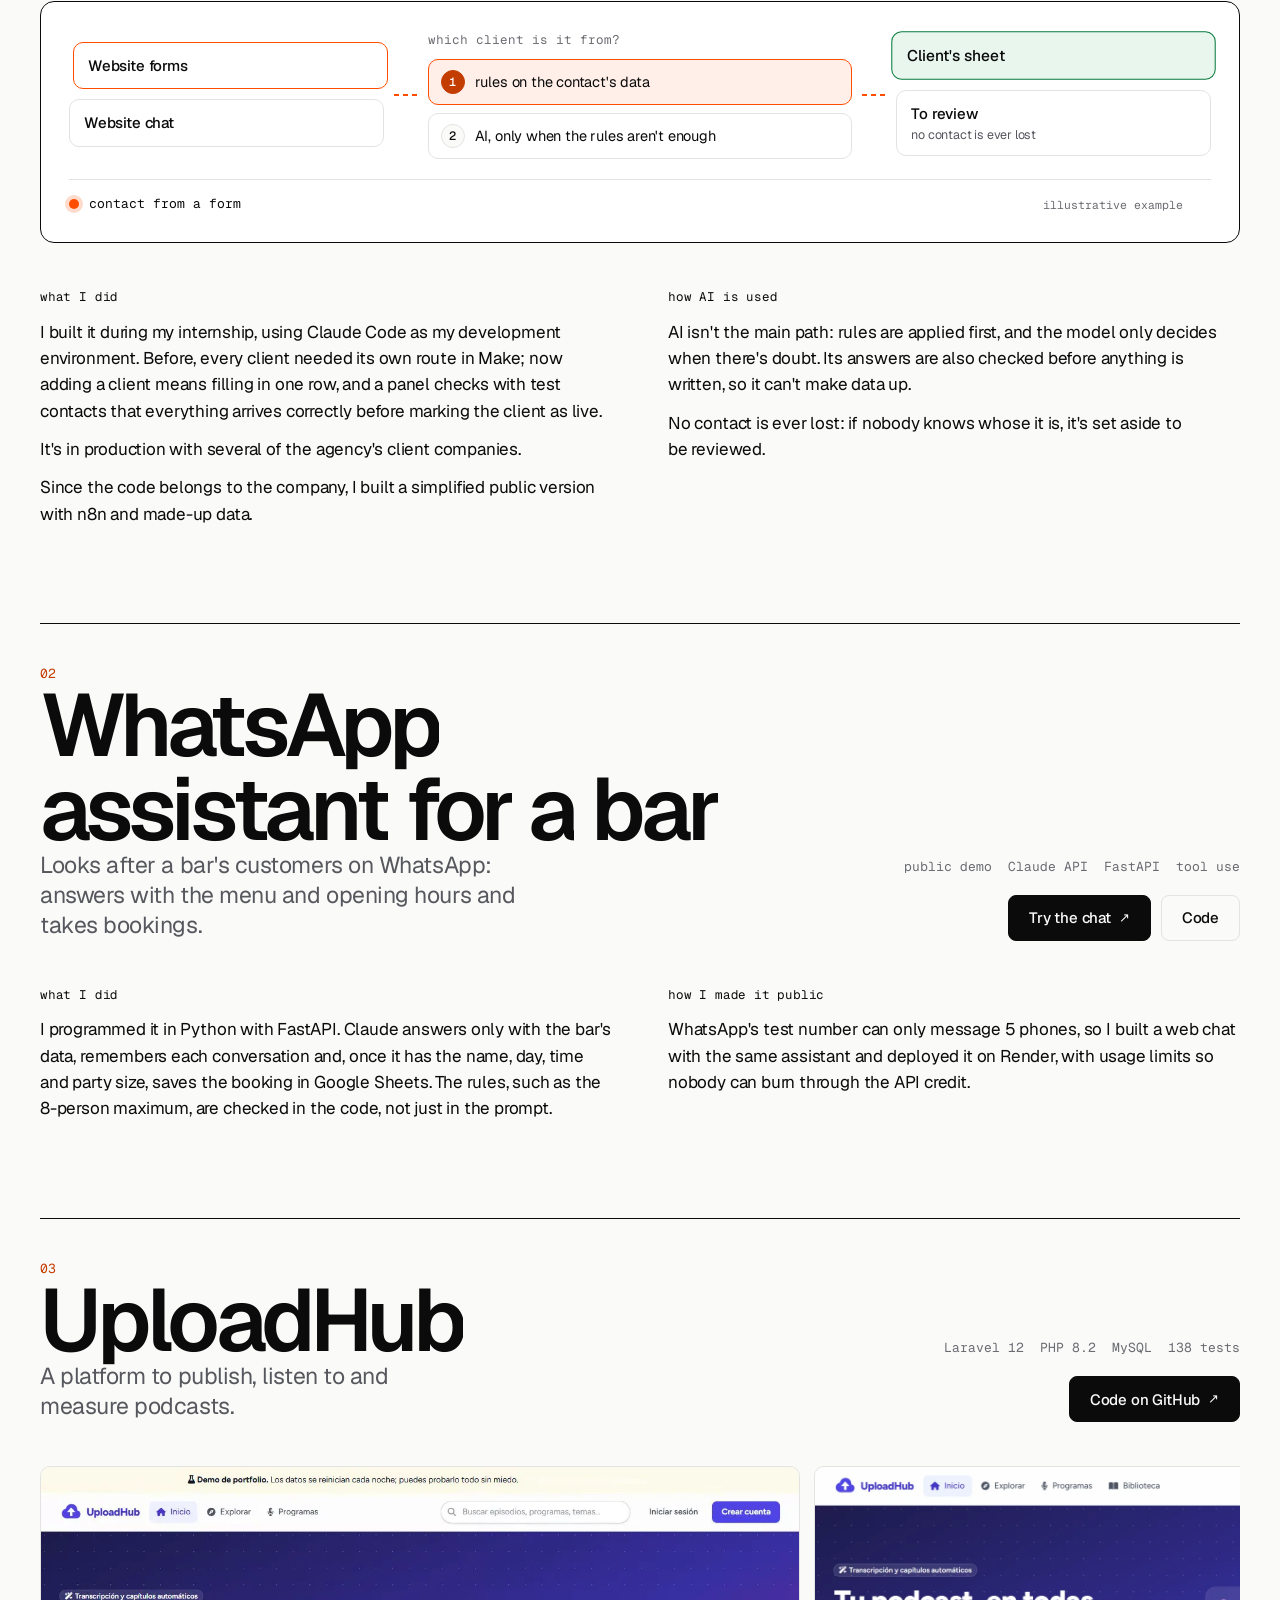
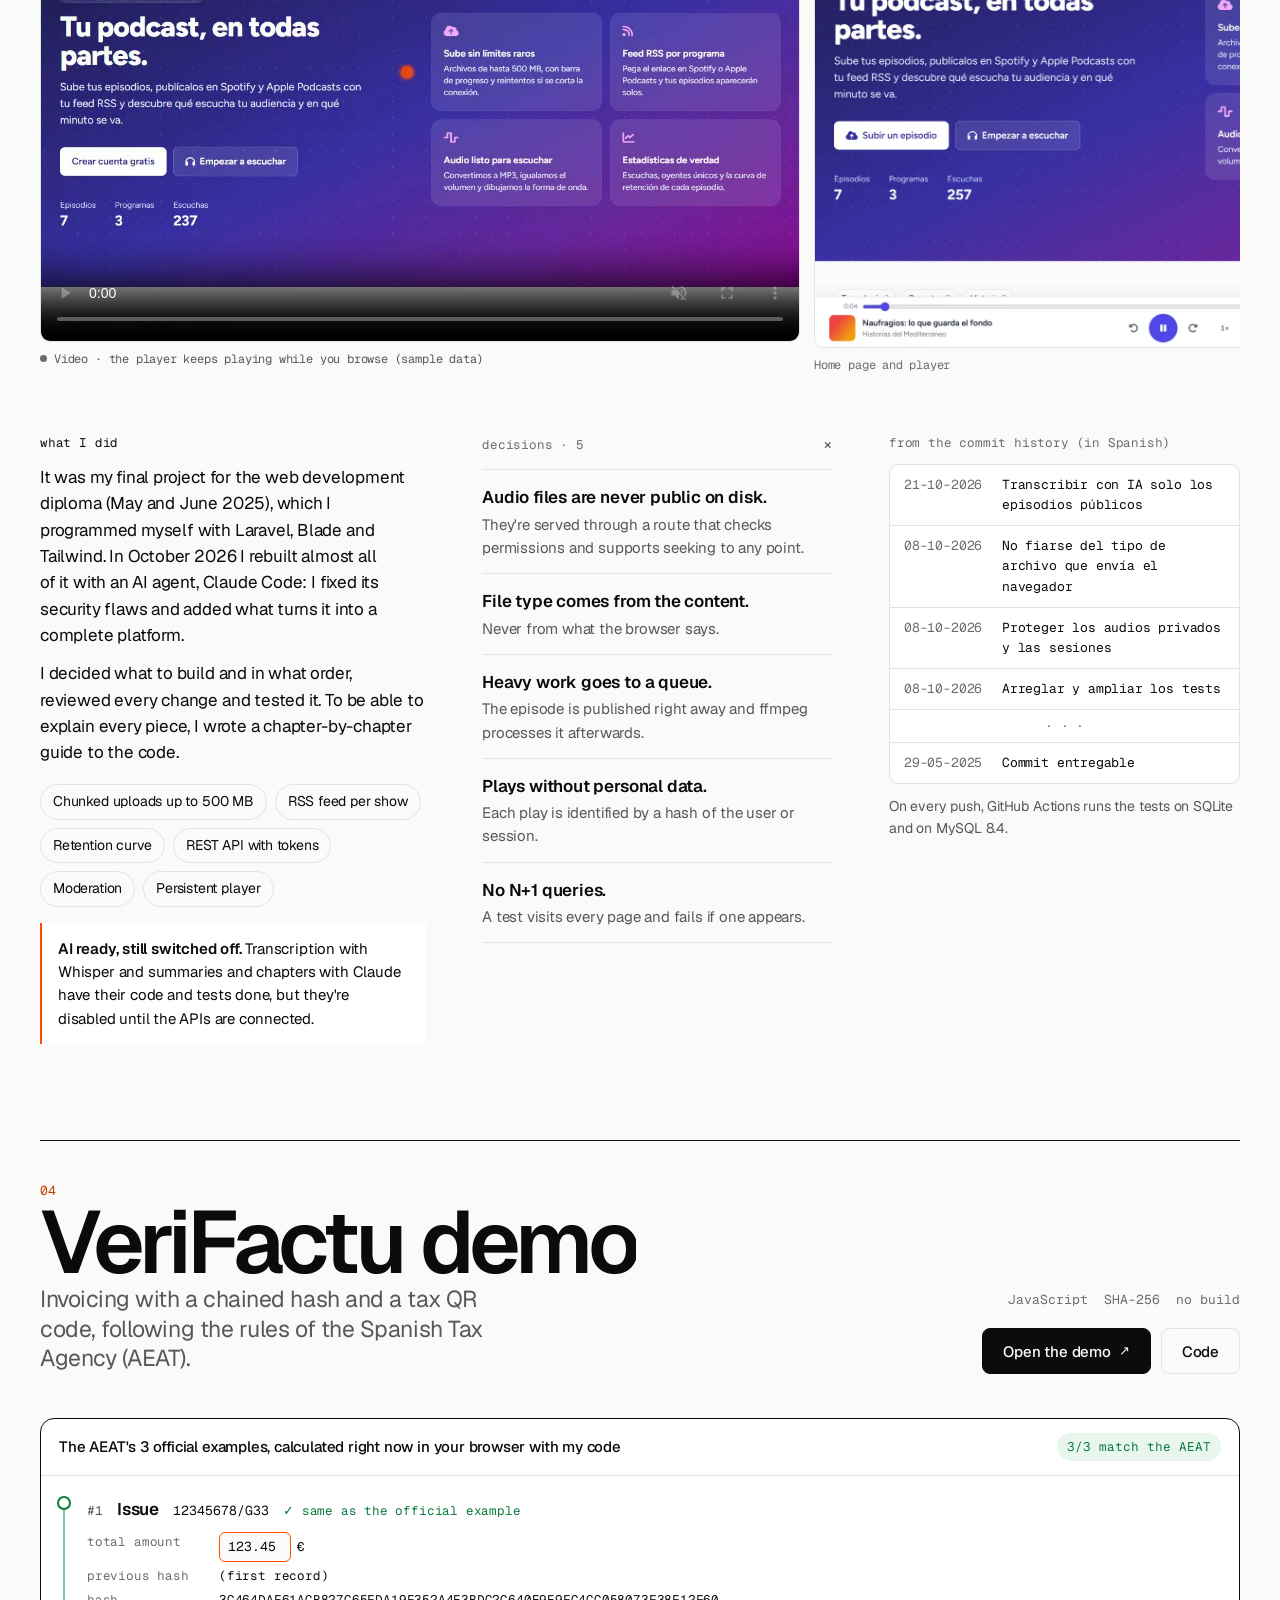
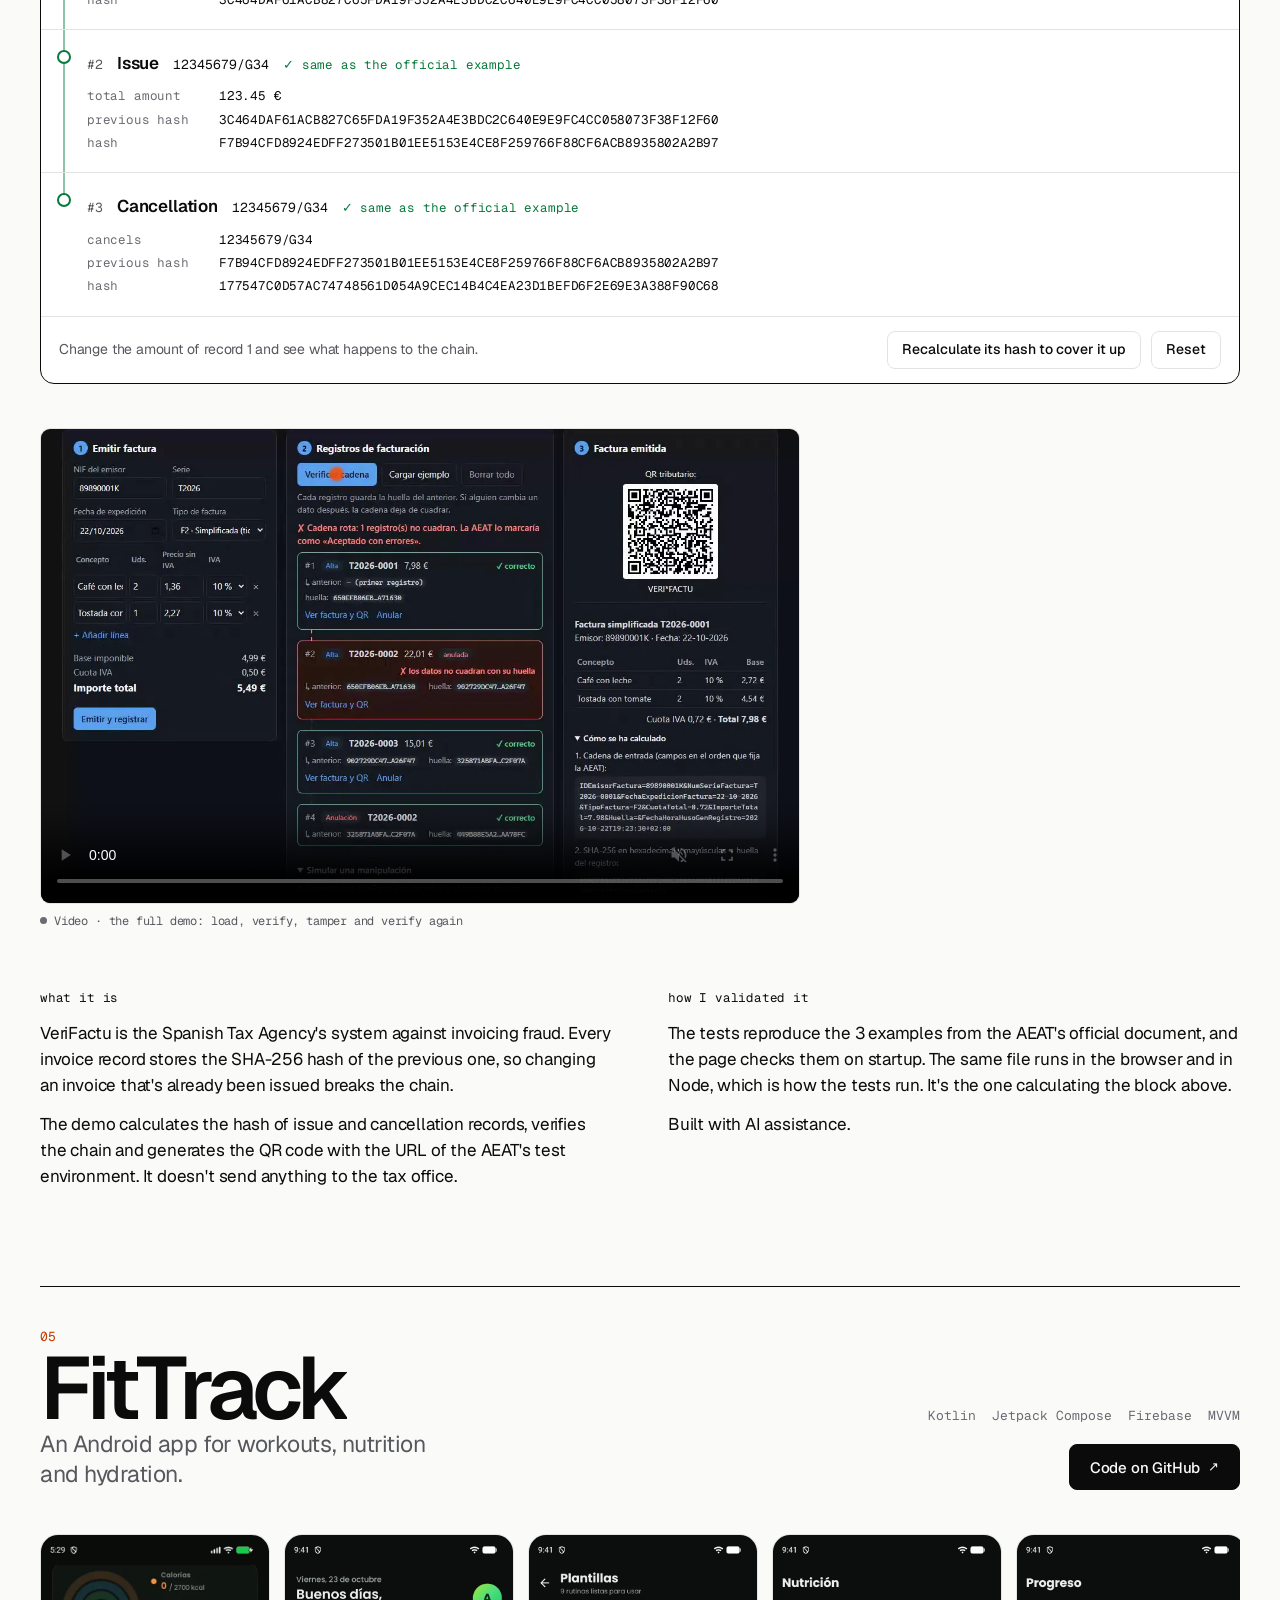
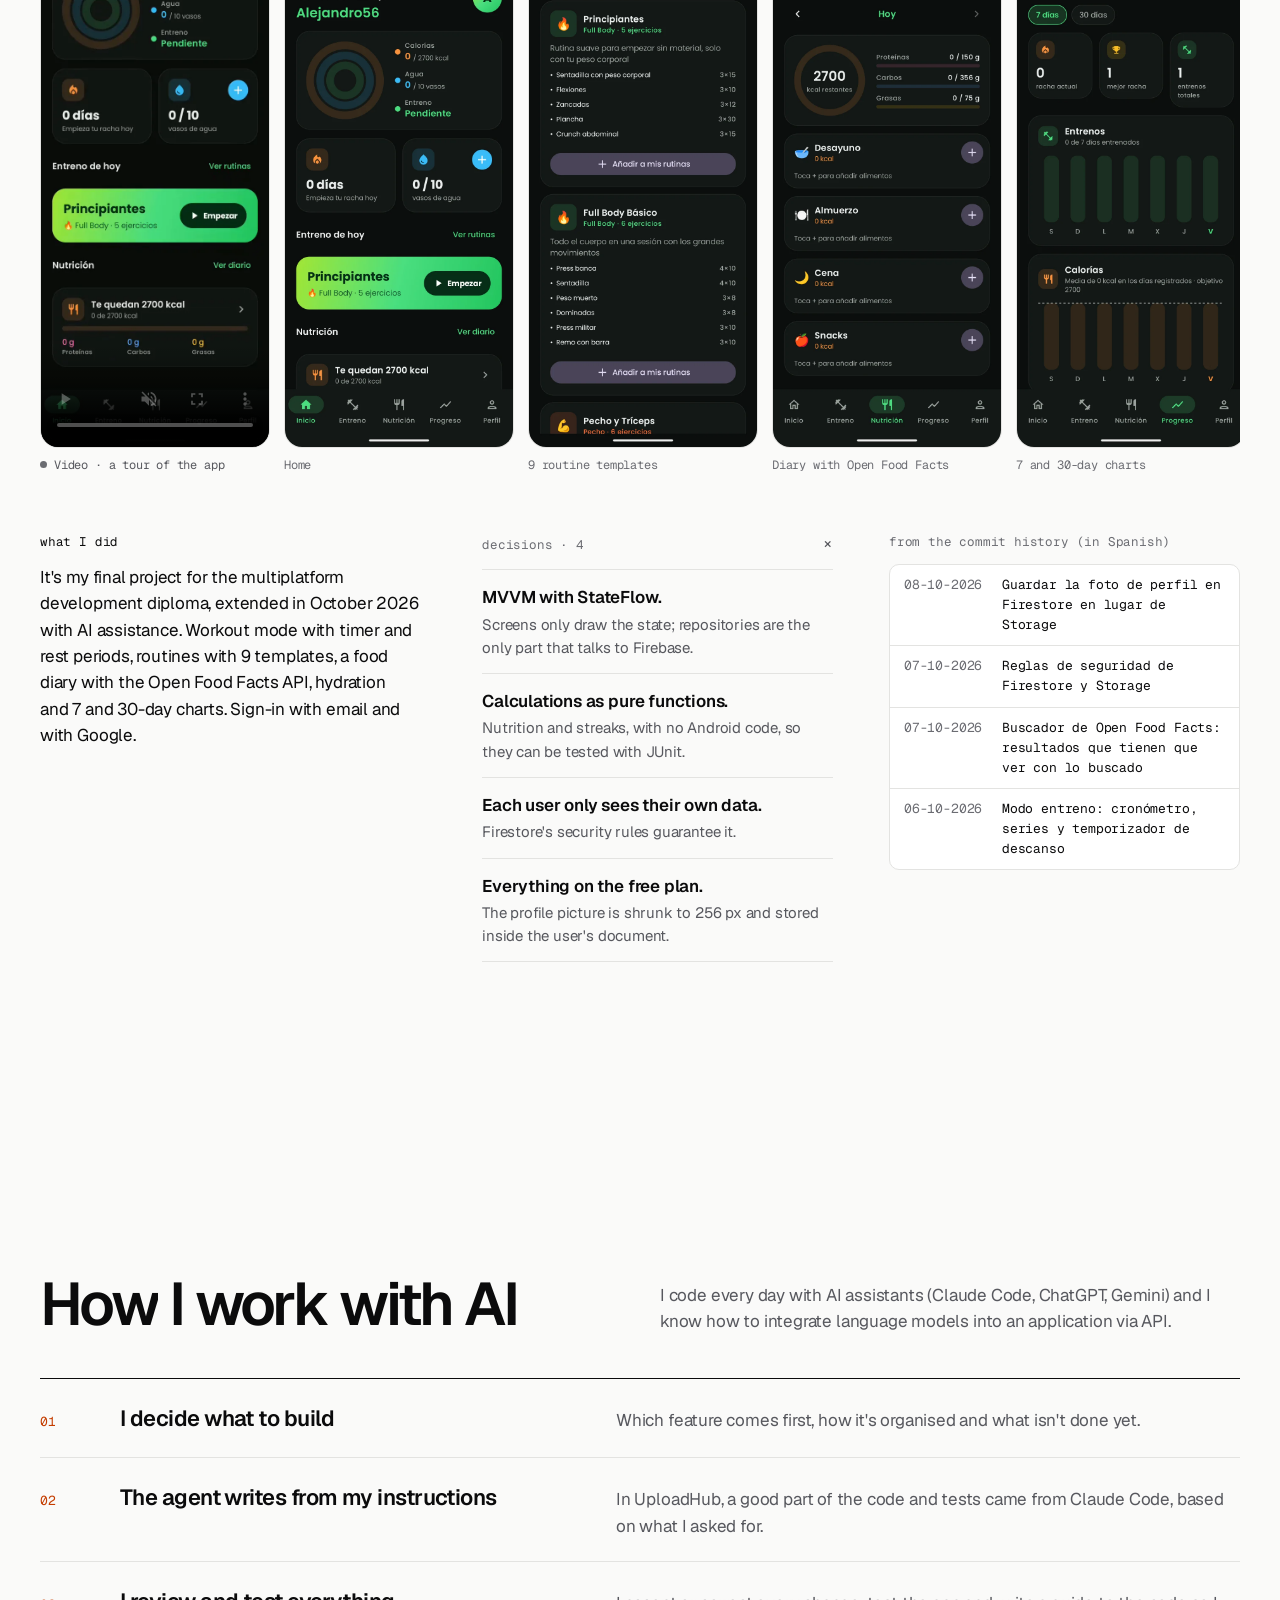
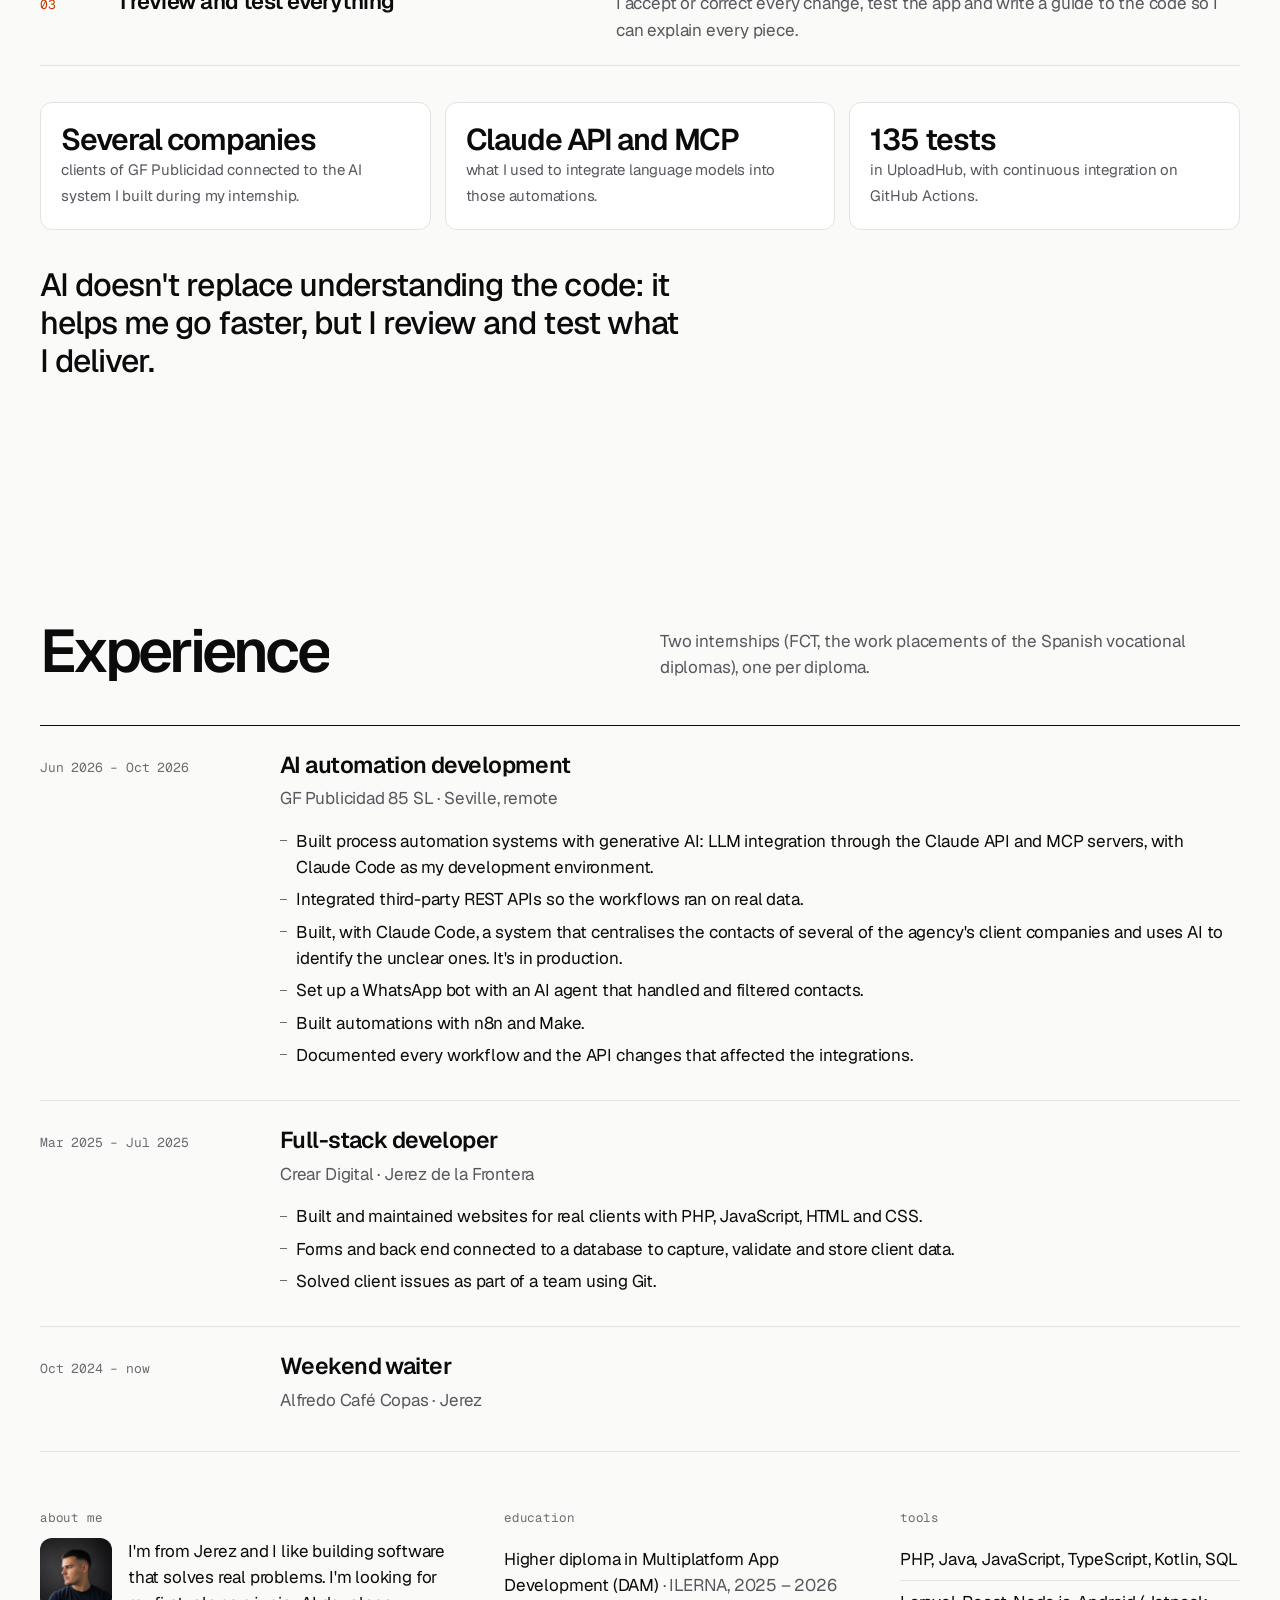
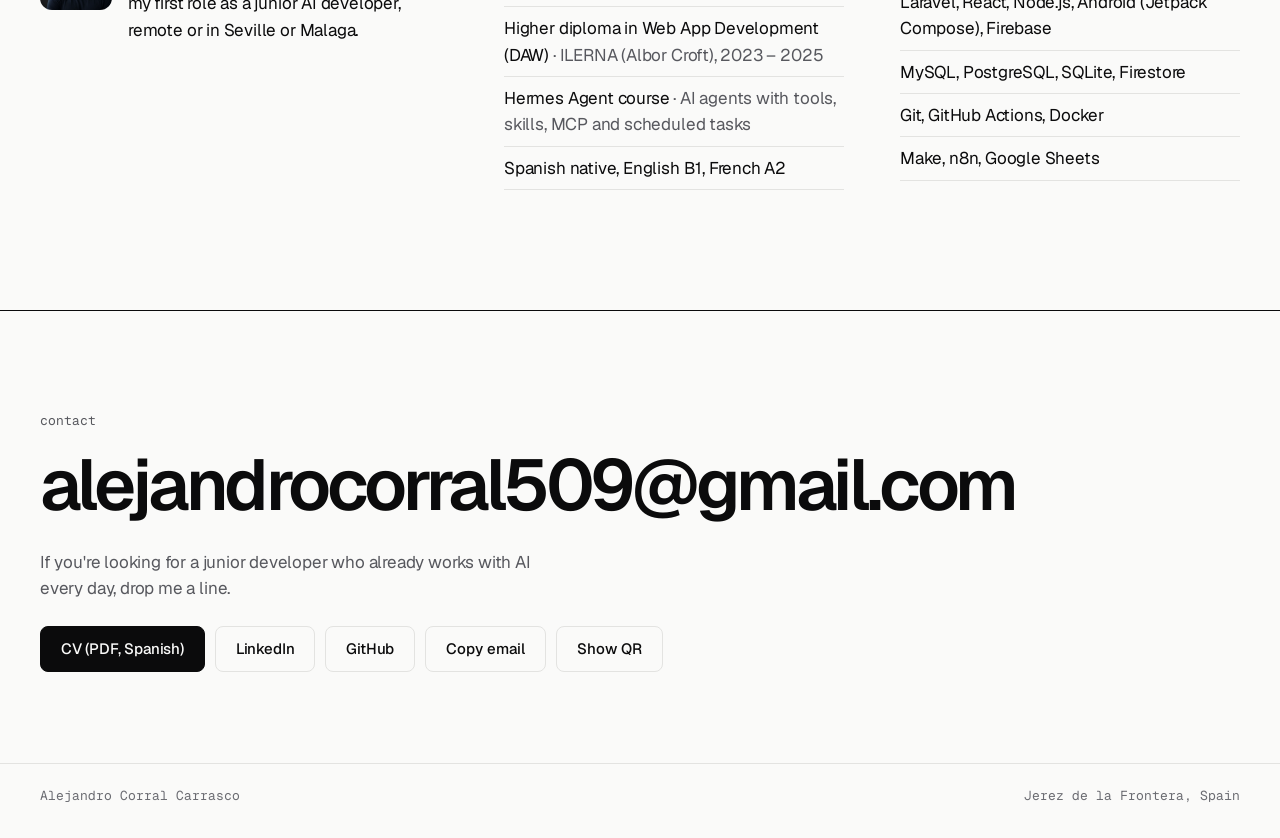
<file: en/index.html>
<!doctype html>
<html lang="en">
<head>
<meta charset="utf-8">
<meta name="viewport" content="width=device-width, initial-scale=1, viewport-fit=cover">
<title>Alejandro Corral · Junior AI Developer</title>
<meta name="description" content="Alejandro Corral Carrasco, junior AI developer (web and multiplatform development diplomas) based in Jerez, Spain: AI agents, LLM integration via API, MCP servers and AI automation.">
<link rel="canonical" href="https://alejandrocorral.es/en/">
<meta property="og:title" content="Alejandro Corral · Junior AI Developer">
<meta property="og:description" content="Web and multiplatform development diplomas. I build software with generative AI built in: LLMs via API, MCP servers and process automation.">
<meta property="og:url" content="https://alejandrocorral.es/en/">
<meta property="og:type" content="website">
<meta property="og:image" content="https://alejandrocorral.es/assets/img/og-en.jpg">
<meta property="og:image:width" content="1200">
<meta property="og:image:height" content="630">
<meta property="og:image:alt" content="Alejandro Corral, Junior AI Developer">
<meta property="og:locale" content="en_GB">
<meta property="og:locale:alternate" content="es_ES">
<meta name="twitter:card" content="summary_large_image">
<link rel="alternate" hreflang="es" href="https://alejandrocorral.es/">
<link rel="alternate" hreflang="en" href="https://alejandrocorral.es/en/">
<link rel="alternate" hreflang="x-default" href="https://alejandrocorral.es/">
<meta name="theme-color" content="#FAFAF9" media="(prefers-color-scheme: light)">
<meta name="theme-color" content="#0B0B0C" media="(prefers-color-scheme: dark)">
<link rel="icon" href="../favicon.svg?v=2" type="image/svg+xml">
<link rel="icon" href="../favicon-48.png?v=2" type="image/png" sizes="48x48">
<link rel="apple-touch-icon" href="../apple-touch-icon.png?v=2">
<link rel="preload" href="../assets/fonts/geist-latin.woff2" as="font" type="font/woff2" crossorigin>
<link rel="stylesheet" href="../styles.css?v=20261023c">
<script>
  document.documentElement.classList.add("js");
  try { var t = localStorage.getItem("tema"); if (t === "light" || t === "dark") document.documentElement.dataset.theme = t; } catch (e) {}
</script>
<script type="application/ld+json">
{
  "@context": "https://schema.org",
  "@type": "Person",
  "name": "Alejandro Corral Carrasco",
  "jobTitle": "Junior AI Developer",
  "url": "https://alejandrocorral.es/en/",
  "email": "mailto:alejandrocorral509@gmail.com",
  "address": { "@type": "PostalAddress", "addressLocality": "Jerez de la Frontera", "addressRegion": "Cádiz", "addressCountry": "ES" },
  "sameAs": ["https://www.linkedin.com/in/alejandro-corral-carrasco/", "https://github.com/alejandrocorral509"]
}
</script>
<script defer src="../js/verifactu.js?v=20261023c"></script>
<script defer src="../main.js?v=20261023c"></script>
</head>
<body data-goatcounter="">
<a class="skip" href="#work">Skip to projects</a>
<div class="progress" aria-hidden="true"><span id="progress"></span></div>

<header class="top">
  <div class="wrap">
    <a class="me" href="#inicio">Alejandro Corral</a>
    <nav aria-label="Sections">
      <a href="#work">Projects</a>
      <a href="#proceso">How I work</a>
      <a href="#experiencia">Experience</a>
      <a href="#contacto">Contact</a>
    </nav>
    <a class="lang" href="../" hreflang="es" lang="es" aria-label="Ver la web en español">ES</a>
    <a class="cv" href="../cv.pdf" target="_blank" rel="noopener" data-goatcounter-click="cv-cabecera-en">CV</a>
    <button class="ibtn qr-open" type="button" aria-label="Show this website's QR code">
      <svg viewBox="0 0 24 24" fill="none" stroke="currentColor" stroke-width="2" aria-hidden="true"><rect x="3" y="3" width="7" height="7" rx="1"/><rect x="14" y="3" width="7" height="7" rx="1"/><rect x="3" y="14" width="7" height="7" rx="1"/><path d="M14 14h3v3h-3zM20 14v.01M14 20h.01M17 20h4v-3"/></svg>
    </button>
    <button class="theme" type="button" aria-label="Switch between light and dark mode">
      <svg class="sun" viewBox="0 0 24 24" fill="none" stroke="currentColor" stroke-width="2" stroke-linecap="round" aria-hidden="true"><circle cx="12" cy="12" r="4"/><path d="M12 2v2M12 20v2M4.9 4.9l1.4 1.4M17.7 17.7l1.4 1.4M2 12h2M20 12h2M4.9 19.1l1.4-1.4M17.7 6.3l1.4-1.4"/></svg>
      <svg class="moon" viewBox="0 0 24 24" fill="none" stroke="currentColor" stroke-width="2" stroke-linecap="round" stroke-linejoin="round" aria-hidden="true"><path d="M21 12.8A9 9 0 1 1 11.2 3a7 7 0 0 0 9.8 9.8z"/></svg>
    </button>
  </div>
</header>

<main id="inicio">

  <!-- Hero -->
  <div class="hero wrap">
    <p class="status mono"><span class="dot" aria-hidden="true"></span>Looking for my first role · remote, Seville or Malaga</p>
    <h1 class="masthead" aria-label="Alejandro Corral">
      <span class="ln"><span>Alejandro</span></span>
      <span class="ln"><span>Corral</span></span>
    </h1>
    <div class="hero-grid">
      <div class="hero-main">
        <p class="claim">Junior AI Developer. <em>I build software with AI built in: agents, LLMs via API, MCP servers and process automation.</em></p>
        <div class="row">
          <a class="btn" href="#work">See projects</a>
          <a class="btn line" href="../cv.pdf" target="_blank" rel="noopener" data-goatcounter-click="cv-portada-en">CV (PDF, Spanish)</a>
        </div>
      </div>
      <dl class="facts">
        <div><dt>education</dt><dd>Higher vocational diplomas in Web and Multiplatform App Development (DAW + DAM, ILERNA)</dd></div>
        <div><dt>internships</dt><dd>GF Publicidad, AI automation (2026). Crear Digital, web development (2025)</dd></div>
        <div><dt>stack</dt><dd>Python, Claude API, n8n and Make, PHP and Laravel, Kotlin and Android, JavaScript, SQL</dd></div>
        <div><dt>based in</dt><dd>Jerez de la Frontera (Cádiz, Spain). Driving licence and own car</dd></div>
      </dl>
    </div>
  </div>

  <!-- Ticker with real commits (written in Spanish) -->
  <div class="ticker" aria-label="Latest commits from my repositories, in Spanish">
    <div class="ticker-track">
      <ul class="ticker-list mono" lang="es">
        <li><b>uploadhub</b> 21-10-2026 Transcribir con IA solo los episodios públicos</li>
        <li><b>uploadhub</b> 21-10-2026 Preparar la demo pública en Laravel Cloud</li>
        <li><b>uploadhub</b> 08-10-2026 No fiarse del tipo de archivo que envía el navegador</li>
        <li><b>fittrack</b> 08-10-2026 Guardar la foto de perfil en Firestore en lugar de Storage</li>
        <li><b>uploadhub</b> 08-10-2026 Proteger los audios privados y las sesiones</li>
        <li><b>fittrack</b> 07-10-2026 Reglas de seguridad de Firestore y Storage</li>
        <li><b>uploadhub</b> 08-10-2026 Arreglar y ampliar los tests</li>
        <li><b>fittrack</b> 06-10-2026 Progreso: gráficas de 7 y 30 días, medias y mejor racha</li>
        <li><b>uploadhub</b> 08-10-2026 Convertir UploadHub en una plataforma de podcasts completa</li>
        <li><b>fittrack</b> 06-10-2026 Modo entreno: cronómetro, series y temporizador de descanso</li>
      </ul>
    </div>
  </div>

  <!-- Projects -->
  <section id="work" aria-labelledby="t-work">
    <div class="wrap">
      <div class="sec-head">
        <h2 id="t-work">Projects</h2>
        <p>An AI system I built during my internship and four projects with their code open on GitHub. For each one I explain what I did and how much AI helped. The apps themselves are in Spanish.</p>
      </div>

      <!-- 01 GF Publicidad internship (general description; the code belongs to the company) -->
      <article class="case" aria-labelledby="c1">
        <div class="case-top">
          <div>
            <p class="case-num">01</p>
            <h3 id="c1">Lead centraliser</h3>
            <p class="what">Gathers in one place the contacts that come in from the websites of an agency's clients and saves each one in that client's sheet.</p>
          </div>
          <div class="side">
            <p class="meta mono"><span>in production</span><span>generative AI</span><span>Make</span><span>Google Sheets</span></p>
            <p class="private mono">Internship at GF Publicidad · private company code</p>
            <div class="row"><a class="btn line" href="https://github.com/alejandrocorral509/demo-n8n-leads-ia" data-goatcounter-click="github-demo-n8n" target="_blank" rel="noopener">See the n8n recreation <span class="ext" aria-hidden="true">↗</span></a></div>
          </div>
        </div>

        <!-- Animated, generic diagram: illustrative examples -->
        <div class="flow" id="flow" data-in>
          <div class="flow-col flow-in">
            <span class="flow-src">Website forms</span>
            <span class="flow-src">Website chat</span>
          </div>
          <div class="flow-col flow-who">
            <p class="flow-title mono">which client is it from?</p>
            <ol class="rules">
              <li data-rule="1"><b>1</b>rules on the contact's data</li>
              <li data-rule="2" class="ai"><b>2</b>AI, only when the rules aren't enough</li>
            </ol>
          </div>
          <div class="flow-col flow-out">
            <span class="flow-dest ok" data-dest="ok">Client's sheet</span>
            <span class="flow-dest unk" data-dest="unk">To review<small>no contact is ever lost</small></span>
          </div>
          <p class="flow-lead mono" id="flow-lead" aria-live="off">contact from a form</p>
          <p class="flow-note mono">illustrative example</p>
        </div>

        <div class="case-body">
          <div class="prose" data-in>
            <p class="block-title">what I did</p>
            <p>I built it during my internship, using Claude Code as my development environment. Before, every client needed its own route in Make; now adding a client means filling in one row, and a panel checks with test contacts that everything arrives correctly before marking the client as live.</p>
            <p>It's in production with several of the agency's client companies.</p>
            <p>Since the code belongs to the company, I built a simplified public version with n8n and made-up data.</p>
          </div>
          <div class="prose" data-in>
            <p class="block-title">how AI is used</p>
            <p>AI isn't the main path: rules are applied first, and the model only decides when there's doubt. Its answers are also checked before anything is written, so it can't make data up.</p>
            <p>No contact is ever lost: if nobody knows whose it is, it's set aside to be reviewed.</p>
          </div>
        </div>
      </article>

      <!-- 02 WhatsApp assistant -->
      <article class="case" aria-labelledby="c2">
        <div class="case-top">
          <div>
            <p class="case-num">02</p>
            <h3 id="c2">WhatsApp assistant for a bar</h3>
            <p class="what">Looks after a bar's customers on WhatsApp: answers with the menu and opening hours and takes bookings.</p>
          </div>
          <div class="side">
            <p class="meta mono"><span>public demo</span><span>Claude API</span><span>FastAPI</span><span>tool use</span></p>
            <div class="row">
              <a class="btn" href="https://asistente-bar-whatsapp.onrender.com/chat" data-goatcounter-click="demo-asistente" target="_blank" rel="noopener">Try the chat <span class="ext" aria-hidden="true">↗</span></a>
              <a class="btn line" href="https://github.com/alejandrocorral509/asistente-bar-whatsapp" data-goatcounter-click="github-asistente" target="_blank" rel="noopener">Code</a>
            </div>
          </div>
        </div>

        <div class="case-body">
          <div class="prose" data-in>
            <p class="block-title">what I did</p>
            <p>I programmed it in Python with FastAPI. Claude answers only with the bar's data, remembers each conversation and, once it has the name, day, time and party size, saves the booking in Google Sheets. The rules, such as the 8-person maximum, are checked in the code, not just in the prompt.</p>
          </div>
          <div class="prose" data-in>
            <p class="block-title">how I made it public</p>
            <p>WhatsApp's test number can only message 5 phones, so I built a web chat with the same assistant and deployed it on Render, with usage limits so nobody can burn through the API credit.</p>
          </div>
        </div>
      </article>

      <!-- 03 UploadHub -->
      <article class="case" aria-labelledby="c3">
        <div class="case-top">
          <div>
            <p class="case-num">03</p>
            <h3 id="c3">UploadHub</h3>
            <p class="what">A platform to publish, listen to and measure podcasts.</p>
          </div>
          <div class="side">
            <p class="meta mono"><span>Laravel 12</span><span>PHP 8.2</span><span>MySQL</span><span>138 tests</span></p>
            <div class="row"><a class="btn" href="https://github.com/alejandrocorral509/uploadhub" data-goatcounter-click="github-uploadhub-en" target="_blank" rel="noopener">Code on GitHub <span class="ext" aria-hidden="true">↗</span></a></div>
          </div>
        </div>

        <div class="strip web" data-in>
          <figure class="vid"><video src="../assets/video/uploadhub.mp4" poster="../assets/video/uploadhub-poster.webp" muted loop playsinline preload="none" width="1280" height="800" aria-label="UploadHub video: an episode plays and the player keeps going while browsing; at the end, the retention curve"></video><figcaption>Video · the player keeps playing while you browse (sample data)</figcaption></figure>
          <figure><button type="button" data-zoom><img src="../assets/img/uploadhub-portada.webp" alt="UploadHub home page with the player at the bottom" width="1600" height="1012" loading="lazy" decoding="async"></button><figcaption>Home page and player</figcaption></figure>
          <figure><button type="button" data-zoom><img src="../assets/img/uploadhub-estadisticas.webp" alt="Episode statistics with the retention curve" width="1600" height="1012" loading="lazy" decoding="async"></button><figcaption>An episode's retention curve</figcaption></figure>
          <figure><button type="button" data-zoom><img src="../assets/img/uploadhub-episodio.webp" alt="An episode page" width="1600" height="1012" loading="lazy" decoding="async"></button><figcaption>Episode page</figcaption></figure>
          <figure><button type="button" data-zoom><img src="../assets/img/uploadhub-programa.webp" alt="A show page with subscription and RSS feed" width="1600" height="1012" loading="lazy" decoding="async"></button><figcaption>Show with RSS feed</figcaption></figure>
        </div>

        <div class="case-body three">
          <div class="prose" data-in>
            <p class="block-title">what I did</p>
            <p>It was my final project for the web development diploma (May and June 2025), which I programmed myself with Laravel, Blade and Tailwind. In October 2026 I rebuilt almost all of it with an AI agent, Claude Code: I fixed its security flaws and added what turns it into a complete platform.</p>
            <p>I decided what to build and in what order, reviewed every change and tested it. To be able to explain every piece, I wrote a chapter-by-chapter guide to the code.</p>
            <ul class="feature-list" style="margin-top:18px">
              <li>Chunked uploads up to 500 MB</li><li>RSS feed per show</li><li>Retention curve</li><li>REST API with tokens</li><li>Moderation</li><li>Persistent player</li>
            </ul>
            <p class="note"><b>AI ready, still switched off.</b> Transcription with Whisper and summaries and chapters with Claude have their code and tests done, but they're disabled until the APIs are connected.</p>
          </div>
          <details class="more" open data-in>
            <summary class="block-title">decisions · 5</summary>
            <ul class="decisions">
              <li><b>Audio files are never public on disk.</b><span>They're served through a route that checks permissions and supports seeking to any point.</span></li>
              <li><b>File type comes from the content.</b><span>Never from what the browser says.</span></li>
              <li><b>Heavy work goes to a queue.</b><span>The episode is published right away and ffmpeg processes it afterwards.</span></li>
              <li><b>Plays without personal data.</b><span>Each play is identified by a hash of the user or session.</span></li>
              <li><b>No N+1 queries.</b><span>A test visits every page and fails if one appears.</span></li>
            </ul>
          </details>
          <div class="commits" data-in>
            <p class="block-title">from the commit history (in Spanish)</p>
            <ol class="log" lang="es">
              <li><time datetime="2026-10-21">21-10-2026</time><span>Transcribir con IA solo los episodios públicos</span></li>
              <li><time datetime="2026-10-08">08-10-2026</time><span>No fiarse del tipo de archivo que envía el navegador</span></li>
              <li><time datetime="2026-10-08">08-10-2026</time><span>Proteger los audios privados y las sesiones</span></li>
              <li><time datetime="2026-10-08">08-10-2026</time><span>Arreglar y ampliar los tests</span></li>
              <li class="gap">· · ·</li>
              <li><time datetime="2025-05-29">29-05-2025</time><span>Commit entregable</span></li>
            </ol>
            <p class="muted" style="font-size:14px;margin-top:12px">On every push, GitHub Actions runs the tests on SQLite and on MySQL 8.4.</p>
          </div>
        </div>
      </article>

      <!-- 04 VeriFactu -->
      <article class="case" aria-labelledby="c4">
        <div class="case-top">
          <div>
            <p class="case-num">04</p>
            <h3 id="c4">VeriFactu demo</h3>
            <p class="what">Invoicing with a chained hash and a tax QR code, following the rules of the Spanish Tax Agency (AEAT).</p>
          </div>
          <div class="side">
            <p class="meta mono"><span>JavaScript</span><span>SHA-256</span><span>no build</span></p>
            <div class="row">
              <a class="btn" href="https://alejandrocorral509.github.io/verifactu-demo/" data-goatcounter-click="demo-verifactu-en" target="_blank" rel="noopener">Open the demo <span class="ext" aria-hidden="true">↗</span></a>
              <a class="btn line" href="https://github.com/alejandrocorral509/verifactu-demo" data-goatcounter-click="github-verifactu-en" target="_blank" rel="noopener">Code</a>
            </div>
          </div>
        </div>

        <div class="lab" id="lab" data-in>
          <div class="lab-head">
            <p>The AEAT's 3 official examples, calculated right now in your browser with my code</p>
            <span class="lab-state mono" id="lab-state" aria-live="polite">calculating…</span>
          </div>
          <div class="regs" id="regs">
            <noscript><p class="muted">Turn on JavaScript to see the live calculation, or open the demo.</p></noscript>
          </div>
          <div class="lab-foot">
            <p class="muted" id="lab-hint">Change the amount of record 1 and see what happens to the chain.</p>
            <button class="btn line" type="button" id="lab-cover" hidden>Recalculate its hash to cover it up</button>
            <button class="btn line" type="button" id="lab-reset" hidden>Reset</button>
          </div>
        </div>

        <div class="strip web" data-in>
          <figure class="vid"><video src="../assets/video/verifactu.mp4" poster="../assets/video/verifactu-poster.webp" muted loop playsinline preload="none" width="1280" height="800" aria-label="VeriFactu demo video: the example is loaded, the chain is verified, record 2's amount is lowered and the chain breaks"></video><figcaption>Video · the full demo: load, verify, tamper and verify again</figcaption></figure>
        </div>

        <div class="case-body">
          <div class="prose" data-in>
            <p class="block-title">what it is</p>
            <p>VeriFactu is the Spanish Tax Agency's system against invoicing fraud. Every invoice record stores the SHA-256 hash of the previous one, so changing an invoice that's already been issued breaks the chain.</p>
            <p>The demo calculates the hash of issue and cancellation records, verifies the chain and generates the QR code with the URL of the AEAT's test environment. It doesn't send anything to the tax office.</p>
          </div>
          <div class="prose" data-in>
            <p class="block-title">how I validated it</p>
            <p>The tests reproduce the 3 examples from the AEAT's official document, and the page checks them on startup. The same file runs in the browser and in Node, which is how the tests run. It's the one calculating the block above.</p>
            <p>Built with AI assistance.</p>
          </div>
        </div>
      </article>

      <!-- 05 FitTrack -->
      <article class="case" aria-labelledby="c5">
        <div class="case-top">
          <div>
            <p class="case-num">05</p>
            <h3 id="c5">FitTrack</h3>
            <p class="what">An Android app for workouts, nutrition and hydration.</p>
          </div>
          <div class="side">
            <p class="meta mono"><span>Kotlin</span><span>Jetpack Compose</span><span>Firebase</span><span>MVVM</span></p>
            <div class="row"><a class="btn" href="https://github.com/alejandrocorral509/FitTrackProyect" data-goatcounter-click="github-fittrack-en" target="_blank" rel="noopener">Code on GitHub <span class="ext" aria-hidden="true">↗</span></a></div>
          </div>
        </div>

        <div class="strip phone" data-in>
          <figure class="vid"><video src="../assets/video/fittrack.mp4" poster="../assets/video/fittrack-poster.webp" muted loop playsinline preload="none" width="540" height="1212" aria-label="FitTrack video: a tour of Home, Workout, Nutrition and Progress"></video><figcaption>Video · a tour of the app</figcaption></figure>
          <figure><button type="button" data-zoom><img src="../assets/img/fittrack-inicio.webp" alt="FitTrack home screen in dark mode" width="720" height="1616" loading="lazy" decoding="async"></button><figcaption>Home</figcaption></figure>
          <figure><button type="button" data-zoom><img src="../assets/img/fittrack-plantillas.webp" alt="Workout routine templates" width="720" height="1616" loading="lazy" decoding="async"></button><figcaption>9 routine templates</figcaption></figure>
          <figure><button type="button" data-zoom><img src="../assets/img/fittrack-nutricion.webp" alt="Food diary" width="720" height="1616" loading="lazy" decoding="async"></button><figcaption>Diary with Open Food Facts</figcaption></figure>
          <figure><button type="button" data-zoom><img src="../assets/img/fittrack-progreso.webp" alt="Progress charts" width="720" height="1616" loading="lazy" decoding="async"></button><figcaption>7 and 30-day charts</figcaption></figure>
          <figure><button type="button" data-zoom><img src="../assets/img/fittrack-agua.webp" alt="Hydration tracking" width="720" height="1616" loading="lazy" decoding="async"></button><figcaption>Hydration</figcaption></figure>
          <figure><button type="button" data-zoom><img src="../assets/img/fittrack-inicio-claro.webp" alt="FitTrack home screen in light mode" width="720" height="1616" loading="lazy" decoding="async"></button><figcaption>Light mode</figcaption></figure>
        </div>

        <div class="case-body three">
          <div class="prose" data-in>
            <p class="block-title">what I did</p>
            <p>It's my final project for the multiplatform development diploma, extended in October 2026 with AI assistance. Workout mode with timer and rest periods, routines with 9 templates, a food diary with the Open Food Facts API, hydration and 7 and 30-day charts. Sign-in with email and with Google.</p>
          </div>
          <details class="more" open data-in>
            <summary class="block-title">decisions · 4</summary>
            <ul class="decisions">
              <li><b>MVVM with StateFlow.</b><span>Screens only draw the state; repositories are the only part that talks to Firebase.</span></li>
              <li><b>Calculations as pure functions.</b><span>Nutrition and streaks, with no Android code, so they can be tested with JUnit.</span></li>
              <li><b>Each user only sees their own data.</b><span>Firestore's security rules guarantee it.</span></li>
              <li><b>Everything on the free plan.</b><span>The profile picture is shrunk to 256 px and stored inside the user's document.</span></li>
            </ul>
          </details>
          <div class="commits" data-in>
            <p class="block-title">from the commit history (in Spanish)</p>
            <ol class="log" lang="es">
              <li><time datetime="2026-10-08">08-10-2026</time><span>Guardar la foto de perfil en Firestore en lugar de Storage</span></li>
              <li><time datetime="2026-10-07">07-10-2026</time><span>Reglas de seguridad de Firestore y Storage</span></li>
              <li><time datetime="2026-10-07">07-10-2026</time><span>Buscador de Open Food Facts: resultados que tienen que ver con lo buscado</span></li>
              <li><time datetime="2026-10-06">06-10-2026</time><span>Modo entreno: cronómetro, series y temporizador de descanso</span></li>
            </ol>
          </div>
        </div>
      </article>
    </div>
  </section>

  <!-- How I work with AI -->
  <section id="proceso" aria-labelledby="t-proceso">
    <div class="wrap">
      <div class="sec-head">
        <h2 id="t-proceso">How I work with AI</h2>
        <p>I code every day with AI assistants (Claude Code, ChatGPT, Gemini) and I know how to integrate language models into an application via API.</p>
      </div>
      <ol class="steps">
        <li data-in><h3>I decide what to build</h3><p>Which feature comes first, how it's organised and what isn't done yet.</p></li>
        <li data-in><h3>The agent writes from my instructions</h3><p>In UploadHub, a good part of the code and tests came from Claude Code, based on what I asked for.</p></li>
        <li data-in><h3>I review and test everything</h3><p>I accept or correct every change, test the app and write a guide to the code so I can explain every piece.</p></li>
      </ol>
      <div class="proof">
        <div data-in><b>Several companies</b><span>clients of GF Publicidad connected to the AI system I built during my internship.</span></div>
        <div data-in><b>Claude API and MCP</b><span>what I used to integrate language models into those automations.</span></div>
        <div data-in><b><span data-count="138">138</span> tests</b><span>in UploadHub, with continuous integration on GitHub Actions.</span></div>
      </div>
      <p class="quote" data-in>AI doesn't replace understanding the code: it helps me go faster, but I review and test what I deliver.</p>
    </div>
  </section>

  <!-- Experience -->
  <section id="experiencia" aria-labelledby="t-experiencia">
    <div class="wrap">
      <div class="sec-head">
        <h2 id="t-experiencia">Experience</h2>
        <p>Two internships (FCT, the work placements of the Spanish vocational diplomas), one per diploma.</p>
      </div>
      <ol class="jobs">
        <li class="job" data-in>
          <time>Jun 2026 – Oct 2026</time>
          <h3>AI automation development</h3>
          <p class="org">GF Publicidad 85 SL · Seville, remote</p>
          <ul>
            <li>Built process automation systems with generative AI: LLM integration through the Claude API and MCP servers, with Claude Code as my development environment.</li>
            <li>Integrated third-party REST APIs so the workflows ran on real data.</li>
            <li>Built, with Claude Code, a system that centralises the contacts of several of the agency's client companies and uses AI to identify the unclear ones. It's in production.</li>
            <li>Set up a WhatsApp bot with an AI agent that handled and filtered contacts.</li>
            <li>Built automations with n8n and Make.</li>
            <li>Documented every workflow and the API changes that affected the integrations.</li>
          </ul>
        </li>
        <li class="job" data-in>
          <time>Mar 2025 – Jul 2025</time>
          <h3>Full-stack developer</h3>
          <p class="org">Crear Digital · Jerez de la Frontera</p>
          <ul>
            <li>Built and maintained websites for real clients with PHP, JavaScript, HTML and CSS.</li>
            <li>Forms and back end connected to a database to capture, validate and store client data.</li>
            <li>Solved client issues as part of a team using Git.</li>
          </ul>
        </li>
        <li class="job" data-in>
          <time>Oct 2024 – now</time>
          <h3>Weekend waiter</h3>
          <p class="org">Alfredo Café Copas · Jerez</p>
        </li>
      </ol>

      <div class="facts-grid">
        <div data-in>
          <h3>about me</h3>
          <div class="about">
            <img src="../assets/img/foto.webp" alt="Alejandro Corral Carrasco" width="72" height="72" loading="lazy" decoding="async">
            <p>I'm from Jerez and I like building software that solves real problems. I'm looking for my first role as a junior AI developer, remote or in Seville or Malaga.</p>
          </div>
        </div>
        <div data-in>
          <h3>education</h3>
          <ul>
            <li>Higher diploma in Multiplatform App Development (DAM) <span>· ILERNA, 2025 – 2026</span></li>
            <li>Higher diploma in Web App Development (DAW) <span>· ILERNA (Albor Croft), 2023 – 2025</span></li>
            <li>Hermes Agent course <span>· AI agents with tools, skills, MCP and scheduled tasks</span></li>
            <li>Spanish native, English B1, French A2</li>
          </ul>
        </div>
        <div data-in>
          <h3>tools</h3>
          <ul>
            <li>PHP, Java, JavaScript, TypeScript, Kotlin, SQL</li>
            <li>Laravel, React, Node.js, Android (Jetpack Compose), Firebase</li>
            <li>MySQL, PostgreSQL, SQLite, Firestore</li>
            <li>Git, GitHub Actions, Docker</li>
            <li>Make, n8n, Google Sheets</li>
          </ul>
        </div>
      </div>
    </div>
  </section>

  <!-- Contact -->
  <section class="contact" id="contacto" aria-labelledby="t-contacto">
    <div class="wrap">
      <h2 class="mono muted" id="t-contacto" style="font-weight:400">contact</h2>
      <a class="mail" href="mailto:alejandrocorral509@gmail.com" data-goatcounter-click="email-en">alejandrocorral509<wbr>@gmail.com</a>
      <p>If you're looking for a junior developer who already works with AI every day, drop me a line.</p>
      <div class="row" style="margin-top:24px">
        <a class="btn" href="../cv.pdf" target="_blank" rel="noopener" data-goatcounter-click="cv-contacto-en">CV (PDF, Spanish)</a>
        <a class="btn line" href="https://www.linkedin.com/in/alejandro-corral-carrasco/" data-goatcounter-click="linkedin-en" target="_blank" rel="noopener">LinkedIn</a>
        <a class="btn line" href="https://github.com/alejandrocorral509" data-goatcounter-click="github-perfil-en" target="_blank" rel="noopener">GitHub</a>
        <button class="btn line" type="button" id="copy" hidden>Copy email</button>
        <button class="btn line qr-open" type="button">Show QR</button>
      </div>
      <p class="copied" id="copied" aria-live="polite"></p>
    </div>
  </section>
</main>

<footer>
  <div class="wrap mono"><span>Alejandro Corral Carrasco</span><span>Jerez de la Frontera, Spain</span></div>
</footer>

<dialog id="qr" class="qr-dialog" aria-label="This website's QR code">
  <img src="../assets/img/qr.svg" alt="QR code that opens alejandrocorral.es" width="300" height="300">
  <p class="mono">alejandrocorral.es</p>
  <button class="btn" type="button" data-close>Close</button>
</dialog>

<dialog id="visor" aria-label="Enlarged screenshot">
  <button class="close" type="button" aria-label="Close">
    <svg width="18" height="18" viewBox="0 0 24 24" fill="none" stroke="currentColor" stroke-width="2" stroke-linecap="round" aria-hidden="true"><path d="M6 6l12 12M18 6L6 18"/></svg>
  </button>
  <p></p>
</dialog>
</body>
</html>
</file>
<file: styles.css>
/* Fuentes alojadas en la propia web (Geist, licencia OFL: assets/fonts/OFL.txt) */
@font-face { font-family: "Geist"; font-style: normal; font-weight: 400 600; font-display: swap; src: url("assets/fonts/geist-latin-ext.woff2") format("woff2"); unicode-range: U+0100-02BA, U+02BD-02C5, U+02C7-02CC, U+02CE-02D7, U+02DD-02FF, U+0304, U+0308, U+0329, U+1D00-1DBF, U+1E00-1E9F, U+1EF2-1EFF, U+2020, U+20A0-20AB, U+20AD-20C4, U+2113, U+2C60-2C7F, U+A720-A7FF; }
@font-face { font-family: "Geist"; font-style: normal; font-weight: 400 600; font-display: swap; src: url("assets/fonts/geist-latin.woff2") format("woff2"); unicode-range: U+0000-00FF, U+0131, U+0152-0153, U+02BB-02BC, U+02C6, U+02DA, U+02DC, U+0304, U+0308, U+0329, U+2000-206F, U+20AC, U+2122, U+2191, U+2193, U+2212, U+2215, U+FEFF, U+FFFD; }
@font-face { font-family: "Geist Mono"; font-style: normal; font-weight: 400 500; font-display: swap; src: url("assets/fonts/geist-mono-latin-ext.woff2") format("woff2"); unicode-range: U+0100-02BA, U+02BD-02C5, U+02C7-02CC, U+02CE-02D7, U+02DD-02FF, U+0304, U+0308, U+0329, U+1D00-1DBF, U+1E00-1E9F, U+1EF2-1EFF, U+2020, U+20A0-20AB, U+20AD-20C4, U+2113, U+2C60-2C7F, U+A720-A7FF; }
@font-face { font-family: "Geist Mono"; font-style: normal; font-weight: 400 500; font-display: swap; src: url("assets/fonts/geist-mono-latin.woff2") format("woff2"); unicode-range: U+0000-00FF, U+0131, U+0152-0153, U+02BB-02BC, U+02C6, U+02DA, U+02DC, U+0304, U+0308, U+0329, U+2000-206F, U+20AC, U+2122, U+2191, U+2193, U+2212, U+2215, U+FEFF, U+FFFD; }

/* Portfolio de Alejandro Corral
   Idea: un expediente técnico. Tipografía grande, datos reales y código que funciona. */

:root {
  color-scheme: light;
  --paper: #FAFAF9;
  --raised: #FFFFFF;
  --ink: #0B0B0C;
  --ink-2: #57585E;
  --ink-3: #6B6C72;
  --line: #E3E3E1;
  --accent: #FF4D00;
  --accent-ink: #C43D00;
  --on-accent: #FFFFFF;
  --ok: #087A3C;
  --bad: #B42318;
  --ok-bg: #E8F6EE;
  --bad-bg: #FDECEA;
  --sans: "Geist", ui-sans-serif, system-ui, -apple-system, "Segoe UI", sans-serif;
  --mono: "Geist Mono", ui-monospace, "SF Mono", Menlo, Consolas, monospace;
  --gutter: max(20px, env(safe-area-inset-left));
  --max: 1240px;
  --ease: cubic-bezier(.16, 1, .3, 1);
}
@media (prefers-color-scheme: dark) {
  :root:not([data-theme="light"]) {
    color-scheme: dark;
    --paper: #0B0B0C; --raised: #141416; --ink: #F2F2F0; --ink-2: #A2A3A9; --ink-3: #8D8E94; --line: #232327;
    --accent: #FF6A2B; --accent-ink: #FF6A2B; --on-accent: #0B0B0C; --ok: #3DD68C; --bad: #FF6B5E; --ok-bg: #0E2A1C; --bad-bg: #2E1412;
  }
}
:root[data-theme="dark"] {
  color-scheme: dark;
  --paper: #0B0B0C; --raised: #141416; --ink: #F2F2F0; --ink-2: #A2A3A9; --ink-3: #8D8E94; --line: #232327;
  --accent: #FF6A2B; --accent-ink: #FF6A2B; --on-accent: #0B0B0C; --ok: #3DD68C; --bad: #FF6B5E; --ok-bg: #0E2A1C; --bad-bg: #2E1412;
}

/* Base */
*, *::before, *::after { box-sizing: border-box; margin: 0; padding: 0; }
html { -webkit-text-size-adjust: 100%; scroll-behavior: smooth; scroll-padding-top: 72px; }
body {
  background: var(--paper); color: var(--ink); font-family: var(--sans);
  font-size: 17px; line-height: 1.55; letter-spacing: -.011em;
  -webkit-font-smoothing: antialiased; text-rendering: optimizeLegibility; overflow-x: clip;
}
img { display: block; max-width: 100%; height: auto; }
a { color: inherit; }
button, input { font: inherit; color: inherit; }
button { cursor: pointer; background: none; border: 0; }
ul, ol { list-style: none; }
p { text-wrap: pretty; }
h1, h2, h3 { text-wrap: balance; font-weight: 600; }
::selection { background: var(--accent); color: var(--on-accent); }
:focus-visible { outline: 2px solid var(--accent); outline-offset: 3px; border-radius: 4px; }
.skip { position: fixed; left: 12px; top: -60px; z-index: 100; background: var(--ink); color: var(--paper); padding: 10px 14px; border-radius: 8px; }
.skip:focus { top: 12px; }

.wrap { max-width: var(--max); margin: 0 auto; padding: 0 var(--gutter); }
.mono { font-family: var(--mono); font-size: 13px; letter-spacing: 0; }
.muted { color: var(--ink-2); }
.rule { border: 0; border-top: 1px solid var(--line); }

/* Enlaces y botones */
.link { text-decoration: underline; text-decoration-color: var(--line); text-underline-offset: .22em; text-decoration-thickness: 1px; transition: text-decoration-color .2s; }
.link:hover { text-decoration-color: var(--accent); }
.btn {
  display: inline-flex; align-items: center; gap: 8px; min-height: 46px; padding: 0 20px; border-radius: 8px;
  background: var(--ink); color: var(--paper); font-weight: 500; font-size: 15px; text-decoration: none;
  border: 1px solid var(--ink); transition: background .2s, color .2s, border-color .2s;
}
.btn:hover { background: var(--accent-ink); border-color: var(--accent-ink); color: var(--on-accent); }
.btn.line { background: transparent; color: var(--ink); border-color: var(--line); }
.btn.line:hover { border-color: var(--ink); background: transparent; color: var(--ink); }
.btn .ext { font-family: var(--mono); font-size: 13px; }
.row { display: flex; flex-wrap: wrap; gap: 10px; }

/* Cabecera */
.top { position: sticky; top: 0; z-index: 40; background: color-mix(in srgb, var(--paper) 86%, transparent); -webkit-backdrop-filter: blur(12px); backdrop-filter: blur(12px); border-bottom: 1px solid var(--line); }
.top .wrap { display: flex; align-items: center; gap: 22px; height: 60px; }
.top .me { font-weight: 600; text-decoration: none; margin-right: auto; letter-spacing: -.02em; }
.top nav { display: none; gap: 22px; font-size: 14px; }
.top nav a { text-decoration: none; color: var(--ink-2); transition: color .2s; }
.top nav a:hover { color: var(--ink); }
.top .cv { font-size: 14px; font-weight: 500; text-decoration: none; padding: 7px 12px; border: 1px solid var(--line); border-radius: 8px; }
.top .cv:hover { border-color: var(--ink); }
.top .lang { font-family: var(--mono); font-size: 13px; text-decoration: none; padding: 7px 9px; border-radius: 8px; color: var(--ink-2); }
.top .lang:hover { color: var(--ink); background: var(--raised); }
.top .lang + .cv { margin-left: -14px; }
.theme { width: 36px; height: 36px; display: grid; place-items: center; border-radius: 8px; border: 1px solid var(--line); }
.theme:hover { border-color: var(--ink); }
.theme svg { width: 16px; height: 16px; }
.theme .moon { display: none; }
:root[data-theme="dark"] .theme .sun { display: none; }
:root[data-theme="dark"] .theme .moon { display: block; }
@media (prefers-color-scheme: dark) {
  :root:not([data-theme="light"]) .theme .sun { display: none; }
  :root:not([data-theme="light"]) .theme .moon { display: block; }
}

/* Portada */
.hero { padding-top: 32px; padding-bottom: 56px; overflow-x: clip; }
.status { display: inline-flex; align-items: flex-start; gap: 10px; color: var(--ink-2); }
.dot { flex: none; margin-top: .45em; width: 8px; height: 8px; border-radius: 50%; background: var(--accent); position: relative; }
.dot::after { content: ""; position: absolute; inset: -4px; border-radius: 50%; border: 1px solid var(--accent); opacity: .6; animation: ping 2.4s var(--ease) infinite; }
@keyframes ping { 0% { transform: scale(.6); opacity: .7; } 100% { transform: scale(2); opacity: 0; } }
.masthead {
  margin: 22px 0 0; font-size: min(20.4vw, 292px); line-height: .84; letter-spacing: -.062em; font-weight: 600;
  margin-left: -.04em;
}
.masthead span { display: block; }
.js .masthead .ln { overflow: hidden; padding-bottom: .06em; margin-bottom: -.06em; }
.masthead .ln > span { animation: rise 1.1s var(--ease) both; }
.masthead .ln:nth-child(2) > span { animation-delay: .08s; }
@keyframes rise { from { transform: translateY(105%); } }
.hero-grid { display: grid; gap: 36px; margin-top: 52px; }
.claim { font-size: clamp(24px, 3.2vw, 38px); line-height: 1.15; letter-spacing: -.03em; font-weight: 500; max-width: 22ch; }
.claim em { font-style: normal; color: var(--ink-2); }
.facts { display: grid; gap: 0; border-top: 1px solid var(--line); }
.facts div { display: grid; grid-template-columns: 112px 1fr; gap: 16px; padding: 12px 0; border-bottom: 1px solid var(--line); font-size: 15px; }
.facts dt { color: var(--ink-3); font-family: var(--mono); font-size: 12.5px; padding-top: 2px; }
.hero .row { margin-top: 28px; }

/* Secciones */
section { padding: 64px 0; }
.sec-head { display: grid; gap: 10px; margin-bottom: 44px; }
.sec-head h2 { font-size: clamp(34px, 5vw, 60px); line-height: 1; letter-spacing: -.045em; }
.sec-head p { color: var(--ink-2); max-width: 60ch; }

/* Casos */
.case { padding: 40px 0 72px; border-top: 1px solid var(--ink); }
.case + .case { margin-top: 24px; }
.case-top { display: grid; gap: 14px; }
.case-num { font-family: var(--mono); font-size: 13px; color: var(--accent-ink); }
.case h3 { font-size: clamp(40px, 7vw, 88px); line-height: .95; letter-spacing: -.055em; }
.case .what { font-size: clamp(19px, 2vw, 23px); letter-spacing: -.02em; line-height: 1.3; color: var(--ink-2); max-width: 34ch; }
.case .meta { display: flex; flex-wrap: wrap; gap: 6px 16px; color: var(--ink-3); }
.case .row { margin-top: 6px; }
.case-body { display: grid; gap: 36px; margin-top: 44px; }
.block-title { font-family: var(--mono); font-size: 12.5px; color: var(--ink-3); margin-bottom: 12px; }
.prose p + p { margin-top: 12px; }
.prose p { color: var(--ink); }
.decisions { display: grid; gap: 0; border-top: 1px solid var(--line); }
.decisions li { padding: 14px 0; border-bottom: 1px solid var(--line); }
.decisions b { font-weight: 600; }
.decisions span { display: block; color: var(--ink-2); font-size: 15px; margin-top: 2px; }
.feature-list { display: flex; flex-wrap: wrap; gap: 8px; }
.feature-list li { border: 1px solid var(--line); border-radius: 999px; padding: 6px 12px; font-size: 14px; }
.note { margin-top: 16px; padding: 14px 16px; border-left: 2px solid var(--accent); background: var(--raised); font-size: 15px; color: var(--ink-2); }
.note b { color: var(--ink); font-weight: 600; }

/* Historial de commits (datos reales del repo) */
.log { font-family: var(--mono); font-size: 13px; border: 1px solid var(--line); border-radius: 10px; background: var(--raised); overflow: hidden; }
.log li { display: grid; grid-template-columns: 86px 1fr; gap: 12px; padding: 10px 14px; border-bottom: 1px solid var(--line); }
.log li:last-child { border-bottom: 0; }
.log time { color: var(--ink-3); }
.log .gap { color: var(--ink-3); grid-template-columns: 1fr; text-align: center; padding: 6px; }

/* Tira de capturas */
.strip { display: flex; gap: 14px; overflow-x: auto; scroll-snap-type: x mandatory; scrollbar-width: thin; padding-bottom: 14px; margin: 44px calc(var(--gutter) * -1) 0; padding-left: var(--gutter); padding-right: var(--gutter); scroll-padding-left: var(--gutter); }
.strip figure { flex: 0 0 auto; scroll-snap-align: start; }
.strip.web figure { width: min(86vw, 760px); }
.strip.phone figure { width: min(46vw, 230px); }
.strip img { width: 100%; border-radius: 10px; border: 1px solid var(--line); background: var(--raised); }
.strip.phone img { border-radius: 18px; }
.strip figcaption { font-family: var(--mono); font-size: 12px; color: var(--ink-3); margin-top: 8px; }
.strip button { display: block; width: 100%; cursor: zoom-in; border-radius: 10px; }

/* Motor VeriFactu en vivo */
.lab { margin-top: 44px; border: 1px solid var(--ink); border-radius: 14px; background: var(--raised); overflow: hidden; }
.lab-head { display: flex; flex-wrap: wrap; align-items: center; justify-content: space-between; gap: 10px; padding: 14px 18px; border-bottom: 1px solid var(--line); }
.lab-head p { font-size: 15px; font-weight: 500; }
.lab-state { font-family: var(--mono); font-size: 12.5px; padding: 4px 10px; border-radius: 999px; background: var(--ok-bg); color: var(--ok); }
.lab-state.bad { background: var(--bad-bg); color: var(--bad); }
.regs { display: grid; }
.reg { padding: 18px; border-bottom: 1px solid var(--line); display: grid; gap: 10px; position: relative; transition: background .3s; }
.reg:last-child { border-bottom: 0; }
.reg.bad { background: color-mix(in srgb, var(--bad-bg) 70%, transparent); }
.reg-top { display: flex; flex-wrap: wrap; align-items: baseline; gap: 6px 14px; }
.reg-top b { font-weight: 600; }
.reg .kv { display: grid; grid-template-columns: 120px 1fr; gap: 4px 12px; font-family: var(--mono); font-size: 12.5px; }
.reg .kv dt { color: var(--ink-3); }
.reg .kv dd { word-break: break-all; }
.hash { color: var(--ink); }
.hash.changing { color: var(--accent-ink); }
.amount { display: inline-flex; align-items: center; gap: 6px; }
.amount input {
  width: 9ch; font-family: var(--mono); font-size: 13px; padding: 4px 8px; border-radius: 6px;
  border: 1px solid var(--accent); background: var(--paper); color: var(--ink);
}
.check { font-family: var(--mono); font-size: 12.5px; color: var(--ok); }
.check.bad { color: var(--bad); }
.lab-foot { display: flex; flex-wrap: wrap; gap: 10px; align-items: center; padding: 14px 18px; border-top: 1px solid var(--line); }
.lab-foot .muted { font-size: 14px; flex: 1 1 260px; }
.lab-foot button { font-size: 14px; min-height: 38px; padding: 0 14px; }
.lab noscript p { padding: 18px; }

/* Cómo trabajo */
.steps { display: grid; gap: 0; border-top: 1px solid var(--ink); counter-reset: s; }
.steps li { counter-increment: s; display: grid; grid-template-columns: 44px 1fr; gap: 6px 16px; padding: 22px 0; border-bottom: 1px solid var(--line); }
.steps li::before { content: counter(s, decimal-leading-zero); font-family: var(--mono); font-size: 13px; color: var(--accent-ink); padding-top: 5px; }
.steps h3 { font-size: 22px; letter-spacing: -.025em; }
.steps p { grid-column: 2; color: var(--ink-2); }
.proof { display: grid; gap: 14px; margin-top: 36px; }
.proof div { border: 1px solid var(--line); border-radius: 12px; padding: 20px; background: var(--raised); }
.proof b { display: block; font-size: 30px; letter-spacing: -.04em; font-weight: 600; line-height: 1.1; }
.proof div > span { color: var(--ink-2); font-size: 15px; }
.quote { margin-top: 36px; font-size: clamp(22px, 2.8vw, 32px); line-height: 1.2; letter-spacing: -.03em; font-weight: 500; max-width: 30ch; }

/* Experiencia */
.jobs { border-top: 1px solid var(--ink); }
.job { display: grid; gap: 6px; padding: 26px 0; border-bottom: 1px solid var(--line); }
.job time { font-family: var(--mono); font-size: 13px; color: var(--ink-3); }
.job h3 { font-size: 23px; letter-spacing: -.025em; line-height: 1.2; }
.job .org { color: var(--ink-2); }
.job ul { margin-top: 10px; display: grid; gap: 6px; }
.job li { padding-left: 16px; position: relative; }
.job li::before { content: ""; position: absolute; left: 0; top: .72em; width: 7px; height: 1px; background: var(--ink-3); }

/* Formación, stack, idiomas */
.facts-grid { display: grid; gap: 28px; margin-top: 56px; }
.facts-grid h3 { font-family: var(--mono); font-size: 12.5px; font-weight: 400; color: var(--ink-3); margin-bottom: 10px; }
.facts-grid li { padding: 8px 0; border-bottom: 1px solid var(--line); }
.facts-grid li span { color: var(--ink-2); }
.facts-grid .about { display: grid; grid-template-columns: 72px 1fr; gap: 16px; align-items: start; }
.facts-grid .about img { width: 72px; height: 72px; border-radius: 12px; object-fit: cover; }

/* Contacto */
.contact { padding: 100px 0 64px; border-top: 1px solid var(--ink); }
.contact p { color: var(--ink-2); max-width: 46ch; }
.mail { display: block; margin: 18px 0 28px; font-size: clamp(30px, 5.6vw, 96px); line-height: 1; letter-spacing: -.05em; font-weight: 600; text-decoration: none; transition: color .2s; }
.mail:hover { color: var(--accent-ink); }
.copied { font-family: var(--mono); font-size: 12.5px; color: var(--ok); min-height: 1.4em; margin-top: 10px; }
footer { border-top: 1px solid var(--line); padding: 22px 0 max(32px, env(safe-area-inset-bottom)); color: var(--ink-3); }
footer .wrap { display: flex; flex-wrap: wrap; justify-content: space-between; gap: 10px; }

/* Visor */
dialog { border: 0; padding: 0; background: transparent; margin: auto; max-width: min(1100px, 94vw); max-height: 92vh; color: #fff; }
dialog::backdrop { background: rgba(8, 8, 9, .9); }
dialog img { max-height: 84vh; width: auto; margin: 0 auto; border-radius: 10px; }
dialog p { text-align: center; margin-top: 10px; font-family: var(--mono); font-size: 12.5px; color: #B9B9BD; }
dialog .close { position: fixed; top: max(14px, env(safe-area-inset-top)); right: 14px; width: 40px; height: 40px; border-radius: 8px; background: #222; color: #fff; display: grid; place-items: center; }

/* Aparición al hacer scroll */
.js [data-in] { opacity: 0; transform: translateY(18px); transition: opacity .7s var(--ease), transform .7s var(--ease); }
.js [data-in].in { opacity: 1; transform: none; }

/* Pantallas más grandes */
@media (min-width: 720px) {
  .hero { padding-top: 56px; padding-bottom: 88px; }
  .hero-grid { grid-template-columns: 1.15fr 1fr; gap: 56px; align-items: end; }
  section { padding: 120px 0; }
  .sec-head { grid-template-columns: 1fr 1fr; align-items: end; gap: 40px; }
  .case-top { grid-template-columns: 1fr auto; align-items: end; }
  .case-top .side { text-align: right; justify-items: end; display: grid; gap: 12px; }
  .case .meta { justify-content: flex-end; }
  .case-body { grid-template-columns: repeat(2, minmax(0, 1fr)); gap: 40px 56px; }
  .proof { grid-template-columns: repeat(3, 1fr); }
  .job { grid-template-columns: 200px 1fr; gap: 6px 40px; }
  .job time { grid-row: span 4; padding-top: 6px; }
  .facts-grid { grid-template-columns: repeat(2, 1fr); gap: 40px 56px; }
  .reg { grid-template-columns: 1fr; padding: 20px 22px; }
  .strip { margin: 44px 0 0; padding-left: 0; padding-right: 0; scroll-padding-left: 0; }
}
@media (min-width: 960px) {
  .top nav { display: flex; }
  .case-body.three { grid-template-columns: 1.1fr 1fr 1fr; }
  .facts-grid { grid-template-columns: 1.2fr 1fr 1fr; }
  .steps li { grid-template-columns: 64px 1fr 1.3fr; align-items: baseline; }
  .steps p { grid-column: 3; }
}

@media (prefers-reduced-motion: reduce) {
  html { scroll-behavior: auto; }
  .dot::after { animation: none; }
}

/* ===================== Movimiento y 3D ===================== */

.sr { position: absolute; width: 1px; height: 1px; overflow: hidden; clip: rect(0 0 0 0); white-space: nowrap; }

/* Barra de progreso de lectura */
.progress { position: fixed; inset: 0 0 auto; height: 2px; z-index: 60; pointer-events: none; }
.progress span { display: block; height: 100%; background: var(--accent); transform-origin: 0 50%; transform: scaleX(var(--p, 0)); }

/* Nombre: cada letra se levanta en 3D al acercar el puntero y se separa al hacer scroll */
.masthead { perspective: 900px; }
.masthead .ch {
  display: inline-block; transform-style: preserve-3d; will-change: transform;
  transform: translate3d(0, var(--ty, 0px), var(--tz, 0px)) rotateX(var(--rx, 0deg)) rotateY(var(--ry, 0deg));
  transition: transform .5s var(--ease), color .3s;
}
.masthead .ch.hot { color: var(--accent); }

/* Cinta de commits */
.ticker { border-block: 1px solid var(--line); overflow: hidden; background: var(--raised); cursor: pointer; }
.ticker-track { display: flex; width: max-content; animation: ticker 60s linear infinite; }
.ticker:hover .ticker-track, .ticker.paused .ticker-track { animation-play-state: paused; }
.ticker-list { display: flex; flex: none; }
.ticker-list li { white-space: nowrap; padding: 13px 28px; border-right: 1px solid var(--line); color: var(--ink-2); }
.ticker-list b { color: var(--accent-ink); font-weight: 500; margin-right: 8px; }
@keyframes ticker { to { transform: translateX(-50%); } }

/* Títulos que suben al aparecer */
.split .w { display: inline-block; overflow: hidden; vertical-align: top; padding-bottom: .08em; margin-bottom: -.08em; }
.split .w > span { display: inline-block; transform: translateY(105%); transition: transform .9s var(--ease); transition-delay: calc(var(--i) * 45ms); }
.split.in .w > span { transform: none; }
.js .split[data-in] { opacity: 1; transform: none; }

/* Tiras de capturas: giran en 3D al deslizar y entran en cascada */
.js .strip[data-in] { opacity: 1; transform: none; }
.js .strip[data-in] figure { opacity: 0; transform: translateY(16px); transition: opacity .8s var(--ease), transform 1s var(--ease); transition-delay: calc(var(--i, 0) * 90ms); }
.js .strip[data-in].in figure { opacity: 1; transform: none; }

/* Vídeos de los proyectos */
.strip video { display: block; width: 100%; height: auto; border-radius: 10px; border: 1px solid var(--line); background: var(--raised); cursor: pointer; }
.strip.phone video { border-radius: 18px; }
.strip .vid figcaption { color: var(--ink-2); }
.strip .vid figcaption::before { content: ""; display: inline-block; width: 7px; height: 7px; margin-right: 7px; border-radius: 50%; background: var(--accent); vertical-align: 1px; }
.strip .vid.paused figcaption::before { background: var(--ink-3); }

/* QR a pantalla completa (fondo blanco siempre, para que se escanee bien) */
.qr-dialog { margin: auto; padding: 28px 28px 24px; border: 0; border-radius: 20px; background: #FFFFFF; color: #0B0B0C; text-align: center; max-width: min(380px, 92vw); }
.qr-dialog::backdrop { background: rgba(8, 8, 9, .82); }
.qr-dialog img { width: min(300px, 76vw); height: auto; margin: 0 auto; image-rendering: pixelated; }
.qr-dialog p { margin: 8px 0 18px; font-size: 15px; }
.qr-dialog .btn { background: #0B0B0C; color: #FAFAF9; border-color: #0B0B0C; }
.ibtn { width: 36px; height: 36px; display: grid; place-items: center; border-radius: 8px; border: 1px solid var(--line); }
.ibtn:hover { border-color: var(--ink); }
.ibtn svg { width: 16px; height: 16px; }
.top .ibtn + .theme { margin-left: -12px; }

/* Caso de prácticas: diagrama animado del recorrido de un contacto */
.private { font-size: 12px; color: var(--ink-3); }
.flow { position: relative; margin-top: 44px; padding: 22px; border: 1px solid var(--ink); border-radius: 14px; background: var(--raised); display: grid; gap: 26px; }
.flow-col { position: relative; display: grid; gap: 10px; align-content: center; }
.flow-col:not(.flow-out)::after {
  content: ""; position: absolute; left: 50%; bottom: -22px; width: 2px; height: 18px; transform: translateX(-50%);
  background: repeating-linear-gradient(180deg, var(--accent) 0 5px, transparent 5px 9px); background-size: 2px 18px;
  animation: dash-v .8s linear infinite;
}
@keyframes dash-v { to { background-position: 0 18px; } }
.flow-src, .flow-dest {
  display: grid; padding: 11px 14px; border: 1px solid var(--line); border-radius: 10px; font-size: 15px; font-weight: 500;
  transition: border-color .3s, background .3s, transform .3s var(--ease);
}
.flow-dest small { font-weight: 400; font-size: 12.5px; color: var(--ink-2); }
.flow-src.on { border-color: var(--accent); transform: translateX(4px); }
.flow-dest.ok.on { border-color: var(--ok); background: var(--ok-bg); transform: scale(1.03); }
.flow-dest.unk.on { border-color: var(--accent); background: color-mix(in srgb, var(--accent) 12%, transparent); transform: scale(1.03); }
.flow-title { font-size: 12.5px; color: var(--ink-3); }
.rules { display: grid; gap: 8px; }
.rules li { display: flex; align-items: center; gap: 10px; padding: 10px 12px; border: 1px solid var(--line); border-radius: 10px; font-size: 14.5px; transition: border-color .25s, background .25s, opacity .25s; }
.rules b { flex: none; display: grid; place-items: center; width: 24px; height: 24px; border-radius: 50%; font-family: var(--mono); font-size: 12px; font-weight: 500; background: var(--paper); border: 1px solid var(--line); }
.rules li.on { border-color: var(--accent); background: color-mix(in srgb, var(--accent) 9%, transparent); }
.rules li.on b { background: var(--accent-ink); border-color: var(--accent-ink); color: var(--on-accent); }
.rules li.miss { opacity: .45; }
.flow-lead { display: flex; align-items: center; gap: 10px; font-size: 13px; color: var(--ink); padding-top: 14px; border-top: 1px solid var(--line); }
.flow-lead::before { content: ""; width: 10px; height: 10px; border-radius: 50%; background: var(--accent); box-shadow: 0 0 0 4px color-mix(in srgb, var(--accent) 20%, transparent); }
.flow-note { margin-top: -18px; font-size: 11.5px; color: var(--ink-3); }
@media (min-width: 720px) {
  .flow { grid-template-columns: 1fr 1.35fr 1fr; gap: 20px 44px; padding: 28px; }
  .flow-col:not(.flow-out)::after {
    left: auto; right: -34px; bottom: auto; top: 50%; width: 24px; height: 2px; transform: none;
    background: repeating-linear-gradient(90deg, var(--accent) 0 5px, transparent 5px 9px); background-size: 18px 2px;
    animation: dash-h .8s linear infinite;
  }
  .flow-lead, .flow-note { grid-column: 1 / -1; }
  .flow-note { position: absolute; bottom: 28px; right: 28px; margin: 0; }
}
@keyframes dash-h { to { background-position: 18px 0; } }
@media (prefers-reduced-motion: reduce) { .flow-col::after { animation: none !important; } }

/* Laboratorio VeriFactu: carril que une los registros */
.reg { padding-left: 46px; }
.reg::before { content: ""; position: absolute; left: 22px; top: 0; bottom: 0; width: 2px; background: var(--ok); opacity: .45; transition: background .3s; }
.reg:first-child::before { top: 26px; }
.reg:last-child::before { bottom: calc(100% - 26px); }
.reg::after { content: ""; position: absolute; left: 16px; top: 20px; width: 14px; height: 14px; border-radius: 50%; background: var(--raised); border: 2px solid var(--ok); transition: border-color .3s, background .3s; }
.reg.bad::before { background: var(--bad); opacity: .8; }
.reg.bad::after { border-color: var(--bad); background: var(--bad); }
.reg.shake { animation: shake .45s var(--ease); }
@keyframes shake { 0%, 100% { transform: none; } 20% { transform: translateX(-6px) rotate(-.4deg); } 40% { transform: translateX(5px) rotate(.3deg); } 60% { transform: translateX(-3px); } 80% { transform: translateX(2px); } }

@media (min-width: 720px) {
}
@media (prefers-reduced-motion: reduce) {
  .ticker-track { animation-duration: 180s; }
}

/* Decisiones técnicas plegables (abiertas en escritorio, cerradas en móvil) */
details.more > summary { list-style: none; cursor: pointer; display: flex; align-items: center; justify-content: space-between; gap: 10px; }
details.more > summary::-webkit-details-marker { display: none; }
details.more > summary::after { content: "+"; font-family: var(--mono); font-size: 16px; color: var(--ink-2); transition: transform .3s var(--ease); }
details.more[open] > summary::after { transform: rotate(45deg); }

/* Móvil: página más corta y compacta */
@media (max-width: 719px) {
  .case-body .commits { display: none; }
  .case { padding: 32px 0 48px; }
  .case-body { margin-top: 32px; gap: 28px; }
  details.more:not([open]) > summary { padding: 14px 16px; border: 1px solid var(--line); border-radius: 10px; margin: 0; }
  .flow { padding: 16px; gap: 22px; }
  .flow-in, .flow-out { grid-template-columns: 1fr 1fr; align-items: stretch; }
  .flow-src, .flow-dest { font-size: 14px; padding: 10px 12px; }
  .flow-dest small { font-size: 11.5px; }
  .rules li { padding: 9px 10px; font-size: 14px; }
  .steps li { padding: 18px 0; }
  .proof { margin-top: 28px; }
  .quote { margin-top: 28px; }
  .facts-grid { margin-top: 40px; }
  .contact { padding: 72px 0 48px; }
}
</file>
